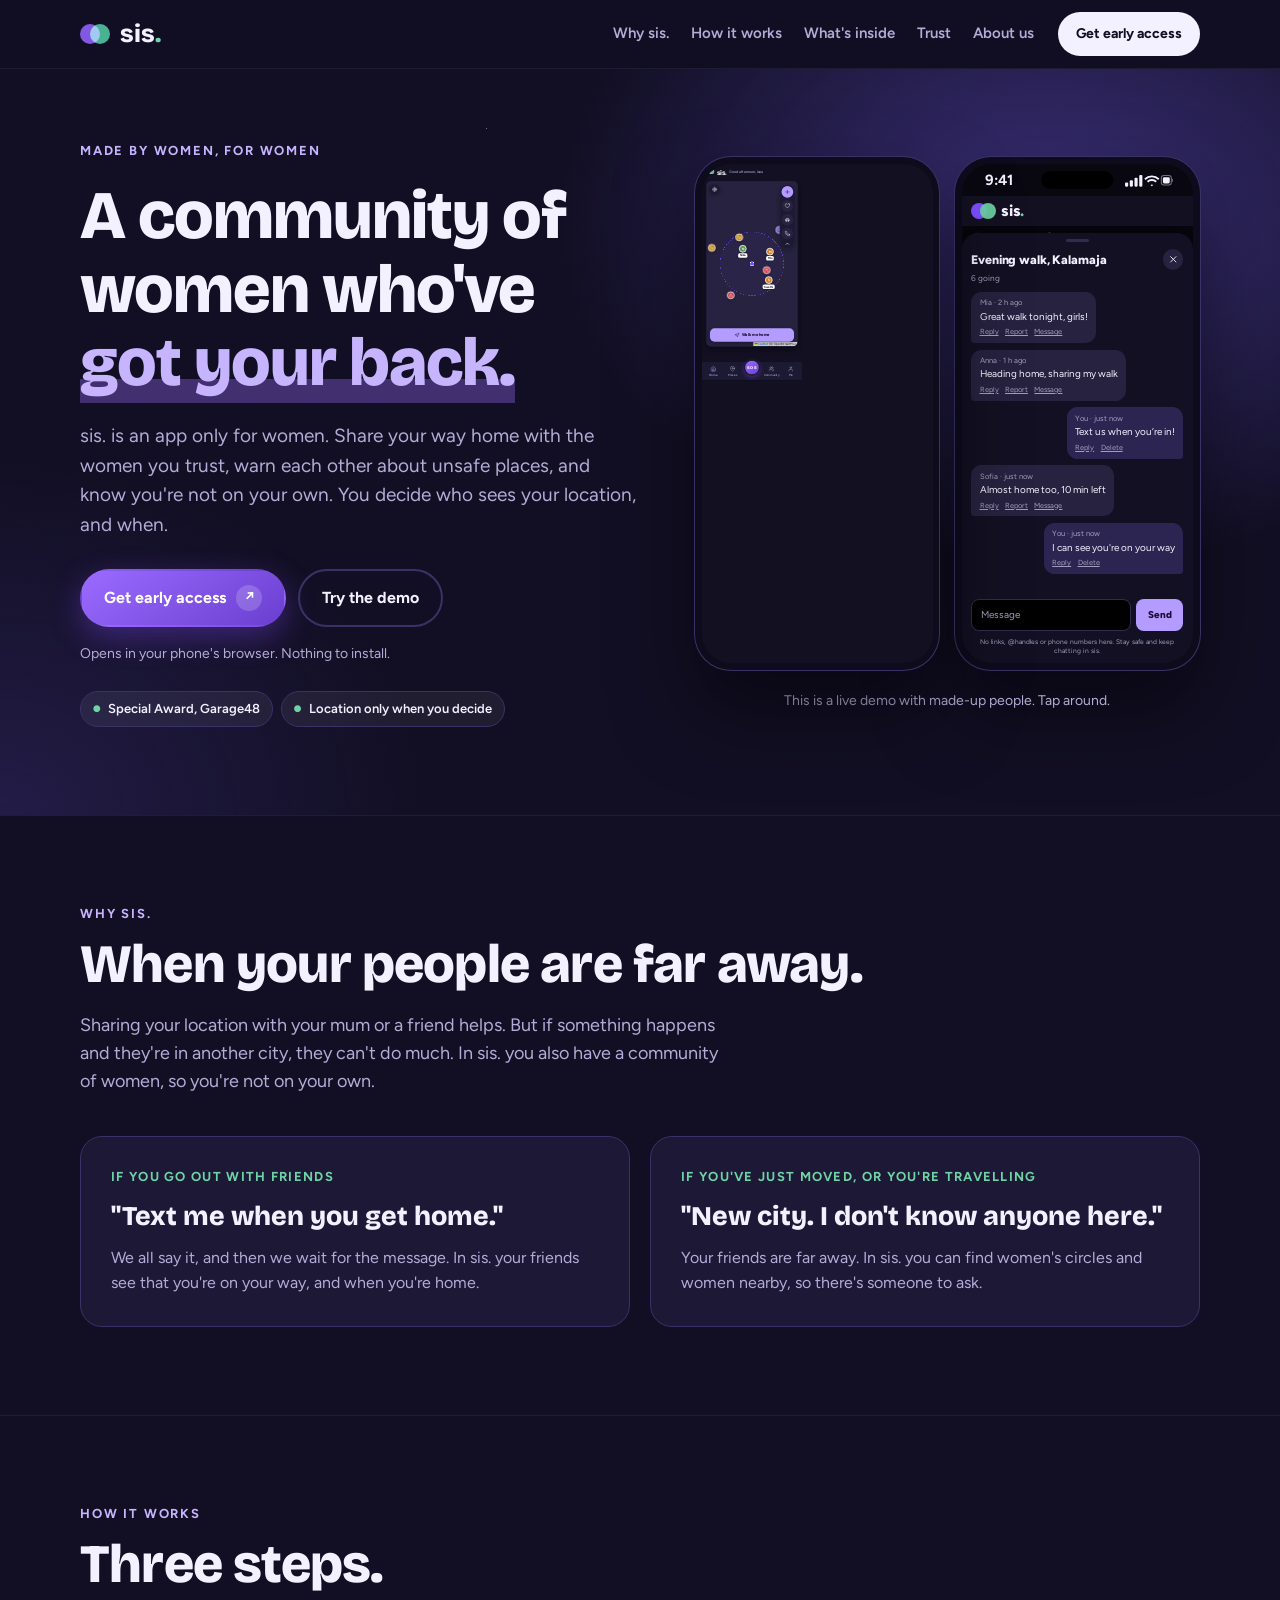
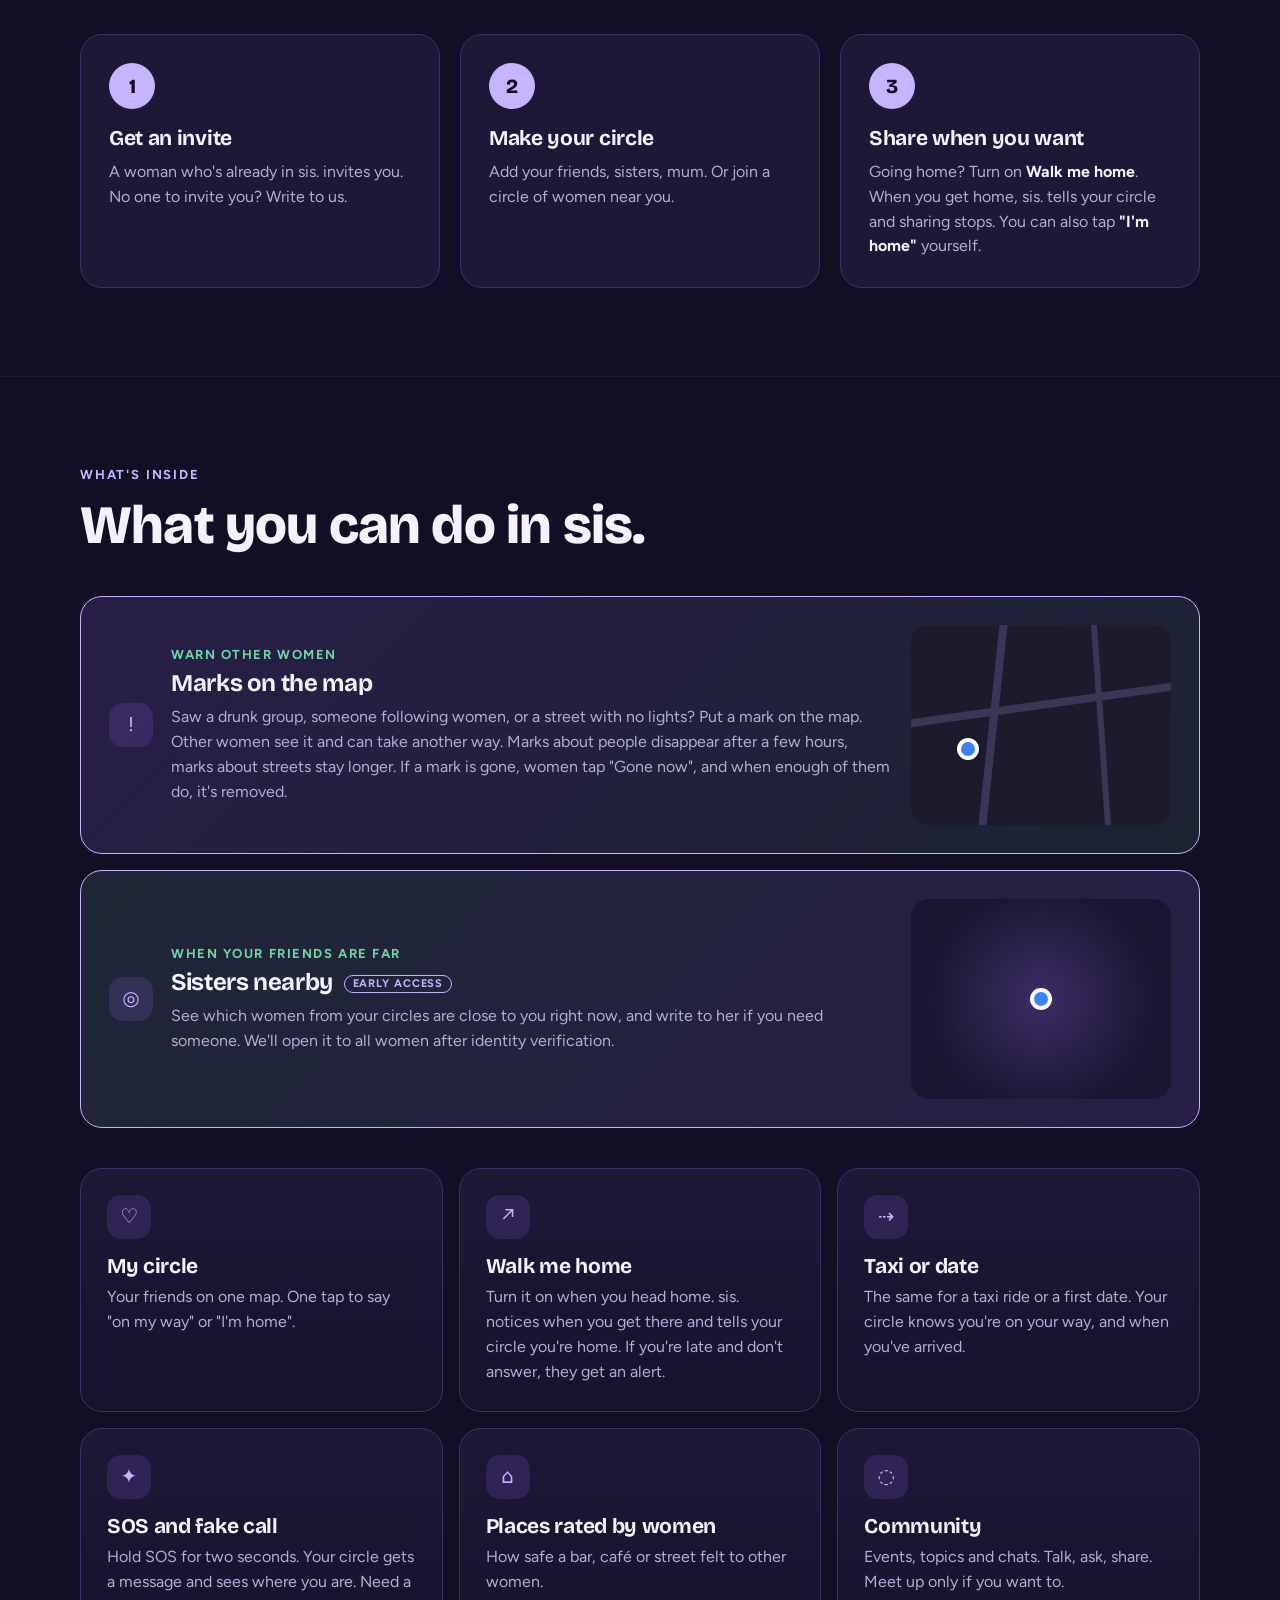
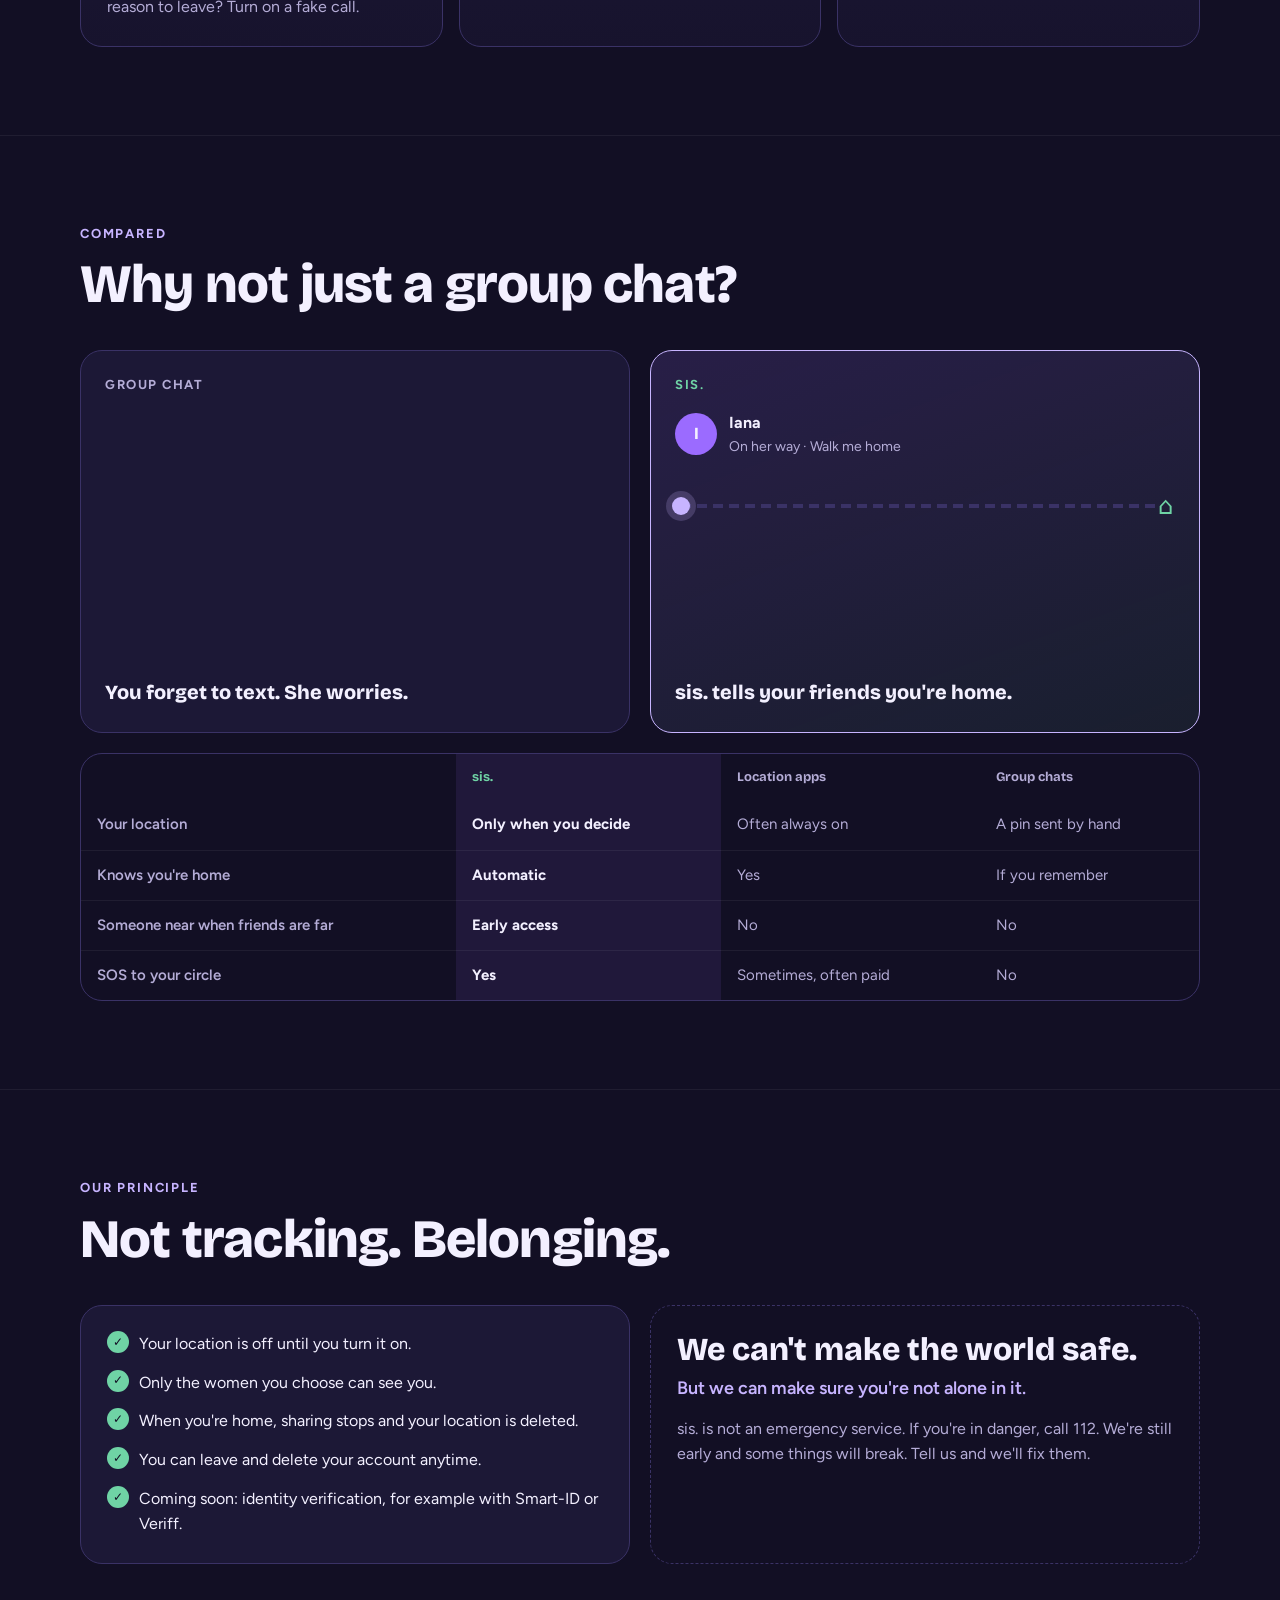
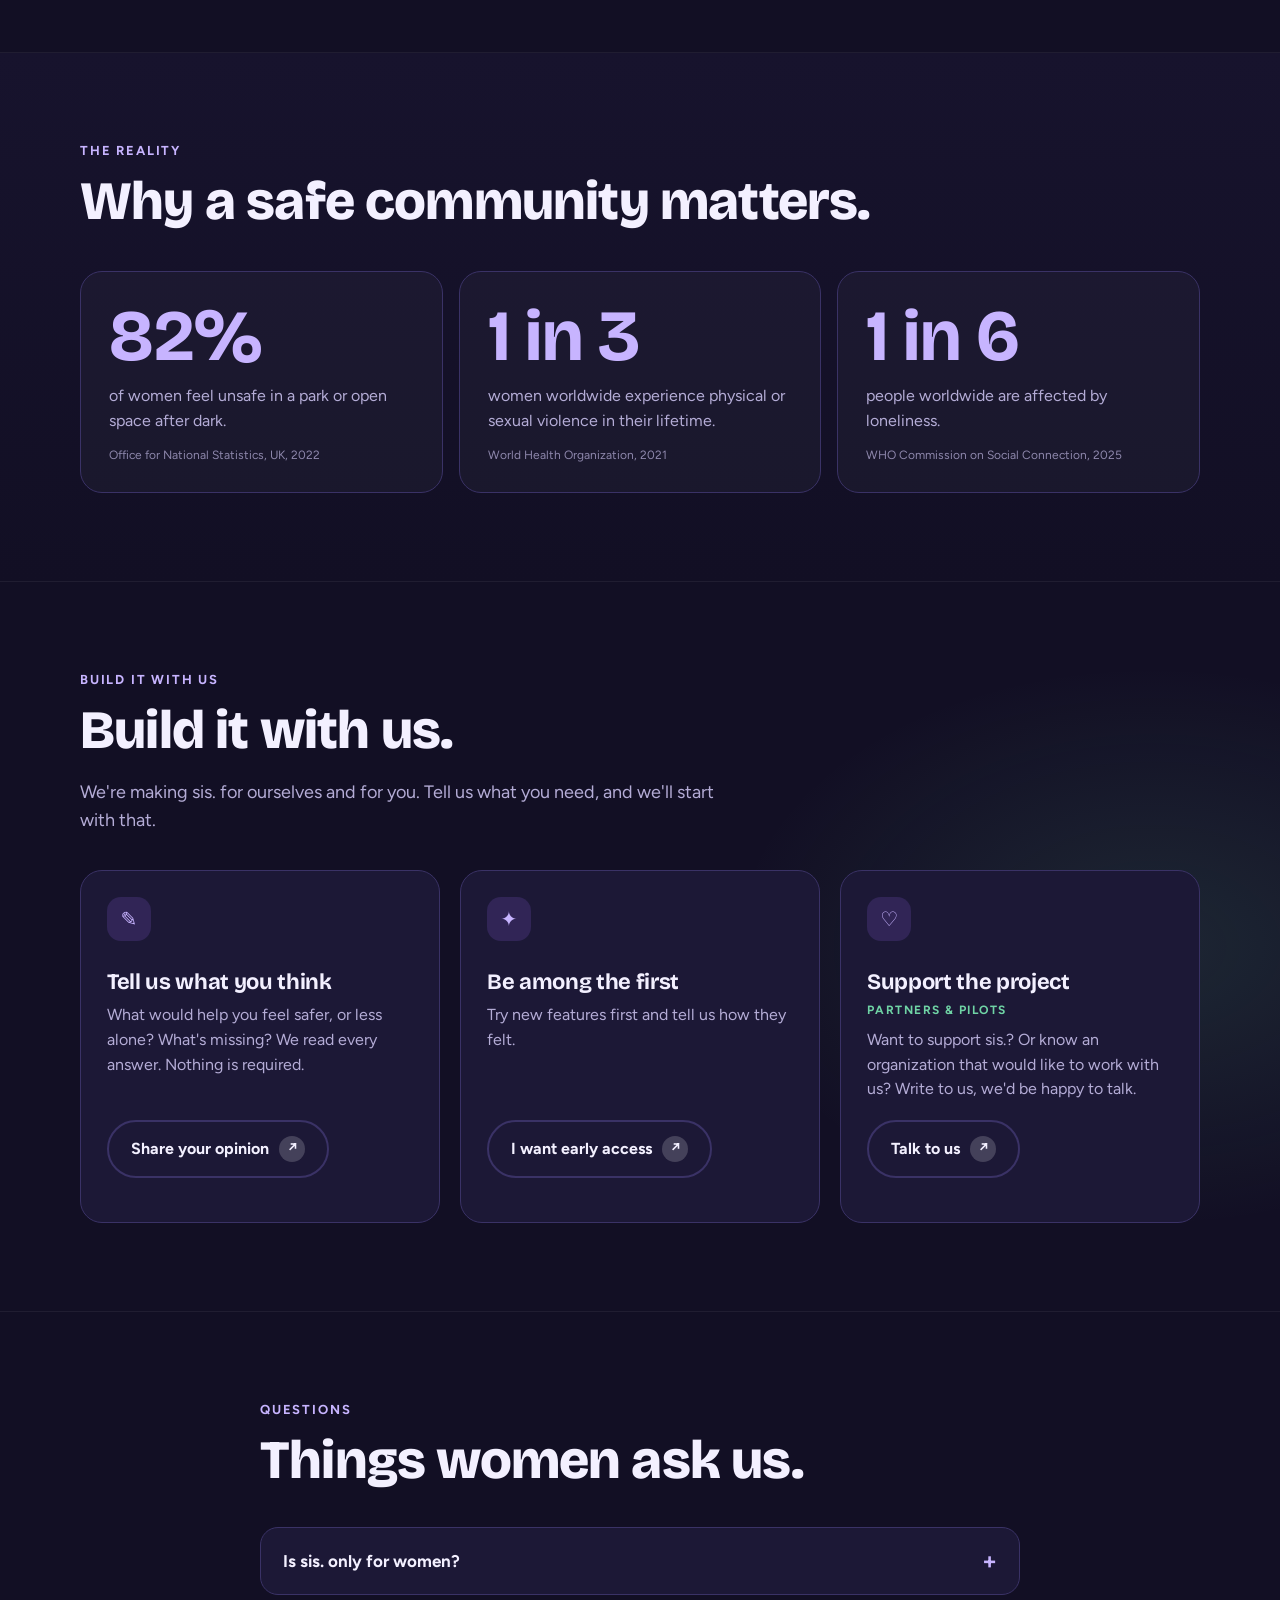
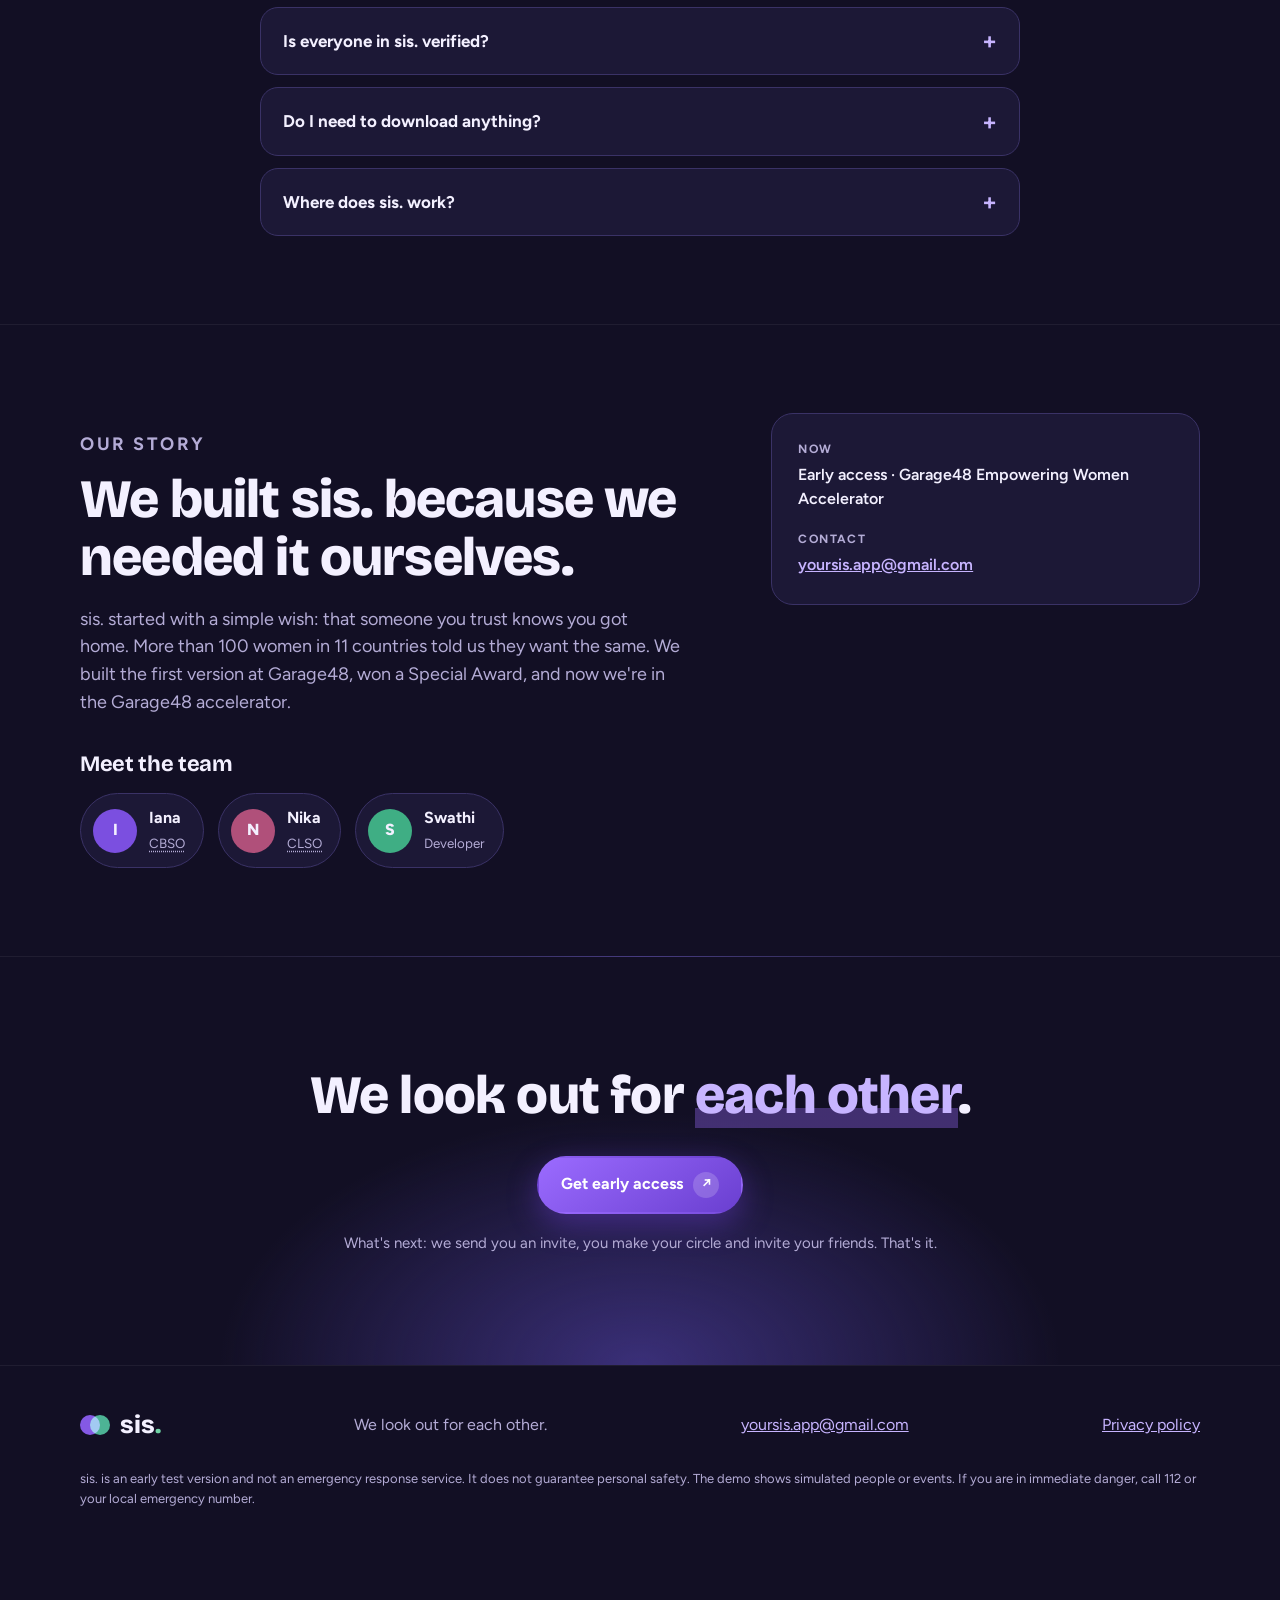
<file: index.html>
<!doctype html>
<html lang="en">
<head>
  <meta charset="utf-8">
  <meta name="viewport" content="width=device-width, initial-scale=1, viewport-fit=cover">
  <meta name="theme-color" content="#120f24">
  <meta name="description" content="sis. is an app only for women. Share your way home with the women you trust, warn each other about unsafe places, and know you're not on your own.">
  <meta property="og:type" content="website">
  <meta property="og:title" content="sis. — a community of women who've got your back">
  <meta property="og:description" content="An app only for women. We look out for each other. Special Award at Garage48 Empowering Women Hackathon.">
  <meta property="og:url" content="https://yoursis.app/">
  <title>sis. — a community of women who've got your back</title>
  <link rel="icon" type="image/svg+xml" href="./icon.svg">
  <link rel="preconnect" href="https://fonts.googleapis.com">
  <link rel="preconnect" href="https://fonts.gstatic.com" crossorigin>
  <link href="https://fonts.googleapis.com/css2?family=Bricolage+Grotesque:opsz,wght@12..96,500..800&family=Figtree:wght@400;500;600;700;800&display=swap" rel="stylesheet">
  <link rel="stylesheet" href="./landing.css">
</head>
<body>
  <a class="skip-link" href="#main">Skip to content</a>

  <header class="site-header">
    <div class="container header-inner">
      <a class="brand" href="./" aria-label="sis. home">
        <span class="brand-symbol" aria-hidden="true"><span></span><span></span></span>
        <span>sis<span class="brand-period">.</span></span>
      </a>
      <nav class="main-nav" aria-label="Main navigation">
        <a href="#why">Why sis.</a>
        <a href="#how">How it works</a>
        <a href="#features">What's inside</a>
        <a href="#trust">Trust</a>
        <a href="#about">About us</a>
      </nav>
      <a class="btn btn-small btn-light" href="mailto:yoursis.app@gmail.com?subject=Early%20access%20to%20sis.">Get early access</a>
    </div>
  </header>

  <main id="main">

    <!-- HERO -->
    <section class="hero" aria-labelledby="hero-title">
      <div class="stars" aria-hidden="true"></div>
      <div class="container hero-grid">
        <div class="hero-copy">
          <p class="kicker">Made by women, for women</p>
          <h1 id="hero-title">A community of women who've <span class="hl">got your back.</span></h1>
          <p class="lead">sis. is an app only for women. Share your way home with the women you trust, warn each other about unsafe places, and know you're not on your own. You decide who sees your location, and when.</p>
          <div class="hero-actions">
            <a class="btn btn-primary" href="mailto:yoursis.app@gmail.com?subject=Early%20access%20to%20sis.">Get early access <span class="btn-arrow" aria-hidden="true">↗</span></a>
            <a class="btn btn-ghost" href="./demo/">Try the demo</a>
          </div>
          <p class="hero-note">Opens in your phone's browser. Nothing to install.</p>
          <ul class="badges" aria-label="Highlights">
            <li>Special Award, Garage48</li>
            <li>Location only when you decide</li>
          </ul>
        </div>

        <div class="phones">
          <div class="mock-phone demo-phone"><div class="screen"><iframe src="./demo/?embed=1" title="sis. demo: tap around, everything in it is made up" loading="lazy" allow="" referrerpolicy="no-referrer"></iframe></div></div>
          <div class="mock-phone" role="img" aria-label="A sis. community chat where a friend lets everyone know she is home"><div class="screen live live-chat"><div class="sbar" aria-hidden="true"><span class="sb-time">9:41</span><span class="island"></span><span class="sb-ic"><svg viewBox="0 0 46 12" aria-hidden="true"><g fill="currentColor"><rect x="0" y="8" width="3" height="4" rx="1"/><rect x="4.5" y="6" width="3" height="6" rx="1"/><rect x="9" y="3.5" width="3" height="8.5" rx="1"/><rect x="13.5" y="1" width="3" height="11" rx="1"/><path d="M25.5 3.2a8.6 8.6 0 0 1 6 2.4l1.2-1.3a10.4 10.4 0 0 0-14.4 0l1.2 1.3a8.6 8.6 0 0 1 6-2.4Zm0 3.4a5 5 0 0 1 3.5 1.4l1.2-1.3a6.8 6.8 0 0 0-9.4 0l1.2 1.3a5 5 0 0 1 3.5-1.4Zm0 3.3a1.6 1.6 0 0 0-1.2.5l1.2 1.3 1.2-1.3a1.6 1.6 0 0 0-1.2-.5Z"/><rect x="34.5" y="1.5" width="9.5" height="9" rx="2.4" fill="none" stroke="currentColor" stroke-opacity=".45"/><rect x="36" y="3" width="6.5" height="6" rx="1.3"/><rect x="44.8" y="4.5" width="1.2" height="3" rx=".6" opacity=".45"/></g></svg></span></div><div class="lv-top"><span class="lv-brand"><span class="lv-logo"><i></i><i></i></span><b>sis<s>.</s></b></span></div><div class="lv-bg"><div class="lv-h1">Community</div><p class="lv-p">Talk, ask, share. Meet up only if you want to.</p><div class="lv-seg"><span class="on">Events</span><span>Topics</span><span>Chats</span></div><div class="lv-ev"><div class="db"><b>24</b><span>Nov</span></div><div class="lv-evb"><h5>Evening walk, Kalamaja</h5><p>18:00 &middot; Balti jaam</p><div class="lv-evf"><span>6 going</span><em><svg viewBox="0 0 24 24" fill="none" stroke="currentColor" stroke-width="2" stroke-linecap="round" stroke-linejoin="round" aria-hidden="true"><path d="M5 12.5l4.5 4.5L19 7.5"/></svg>I&rsquo;m in</em></div></div></div><i class="lv-fab"><svg viewBox="0 0 24 24" fill="none" stroke="currentColor" stroke-width="2" stroke-linecap="round" stroke-linejoin="round" aria-hidden="true"><path d="M12 5v14M5 12h14"/></svg></i></div><div class="lv-scrim"></div><div class="lv-note"><i><svg viewBox="0 0 24 24" fill="none" stroke="currentColor" stroke-width="2" stroke-linecap="round" stroke-linejoin="round" aria-hidden="true"><path d="M5 12.5l4.5 4.5L19 7.5"/></svg></i><span><small>sis. &middot; now</small><b>Anna is home safe</b></span></div><div class="lv-sheet"><i class="grab"></i><div class="lv-sh"><b>Evening walk, Kalamaja</b><i><svg viewBox="0 0 24 24" fill="none" stroke="currentColor" stroke-width="2" stroke-linecap="round" stroke-linejoin="round" aria-hidden="true"><path d="M6 6l12 12M18 6L6 18"/></svg></i></div><p class="lv-sub">6 going</p><div class="lv-chat"><div class="lv-b m1"><div class="who">Mia &middot; 2 h ago</div><p>Great walk tonight, girls!</p><div class="tn"><u>Reply</u><u>Report</u><u>Message</u></div></div><div class="lv-b m2"><div class="who">Anna &middot; 1 h ago</div><p>Heading home, sharing my walk</p><div class="tn"><u>Reply</u><u>Report</u><u>Message</u></div></div><div class="lv-b me m3"><div class="who">You &middot; just now</div><p>Text us when you&rsquo;re in!</p><div class="tn"><u>Reply</u><u>Delete</u></div></div><div class="lv-b m4"><div class="who">Sofia &middot; just now</div><p>Almost home too, 10 min left</p><div class="tn"><u>Reply</u><u>Report</u><u>Message</u></div></div><div class="lv-b me m5"><div class="who">You &middot; just now</div><p>I can see you're on your way</p><div class="tn"><u>Reply</u><u>Delete</u></div></div></div></div><div class="lv-input"><span>Message<em class="lv-d d1">Text us when you&rsquo;re in!</em><em class="lv-d d2">I can see you're on your way</em></span><b>Send</b></div><p class="lv-hint">No links, @handles or phone numbers here. Stay safe and keep chatting in sis.</p><div class="lv-kb" aria-hidden="true"><div class="r"><i>q</i><i>w</i><i>e</i><i>r</i><i>t</i><i>y</i><i>u</i><i>i</i><i>o</i><i>p</i></div><div class="r r2"><i>a</i><i>s</i><i>d</i><i>f</i><i>g</i><i>h</i><i>j</i><i>k</i><i>l</i></div><div class="r"><i class="w">&#8679;</i><i>z</i><i>x</i><i>c</i><i>v</i><i>b</i><i>n</i><i>m</i><i class="w">&#9003;</i></div><div class="r"><i class="w2">123</i><i class="sp">space</i><i class="w3">return</i></div></div></div></div>
          <p class="demo-note">This is a live demo with made-up people. Tap around.</p>
        </div>
      </div>
    </section>

    <!-- WHY: relevance + preference -->
    <section class="section" id="why" aria-labelledby="why-title">
      <div class="container">
        <p class="eyebrow">Why sis.</p>
        <h2 id="why-title" class="display">When your people are far away.</h2>
        <p class="section-lead">Sharing your location with your mum or a friend helps. But if something happens and they're in another city, they can't do much. In sis. you also have a community of women, so you're not on your own.</p>
        <div class="split">
          <article class="persona">
            <p class="persona-who">If you go out with friends</p>
            <p class="persona-quote">"Text me when you get home."</p>
            <p>We all say it, and then we wait for the message. In sis. your friends see that you're on your way, and when you're home.</p>
          </article>
          <article class="persona">
            <p class="persona-who">If you've just moved, or you're travelling</p>
            <p class="persona-quote">"New city. I don't know anyone here."</p>
            <p>Your friends are far away. In sis. you can find women's circles and women nearby, so there's someone to ask.</p>
          </article>
        </div>
      </div>
    </section>

    <!-- HOW -->
    <section class="section" id="how" aria-labelledby="how-title">
      <div class="container">
        <p class="eyebrow">How it works</p>
        <h2 id="how-title" class="display">Three steps.</h2>
        <ol class="steps">
          <li><span class="step-n">1</span><h3>Get an invite</h3><p>A woman who's already in sis. invites you. No one to invite you? Write to us.</p></li>
          <li><span class="step-n">2</span><h3>Make your circle</h3><p>Add your friends, sisters, mum. Or join a circle of women near you.</p></li>
          <li><span class="step-n">3</span><h3>Share when you want</h3><p>Going home? Turn on <b>Walk me home</b>. When you get home, sis. tells your circle and sharing stops. You can also tap <b>"I'm home"</b> yourself.</p></li>
        </ol>
      </div>
    </section>

    <!-- WHAT'S INSIDE -->
    <section class="section" id="features" aria-labelledby="features-title">
      <div class="container">
        <p class="eyebrow">What's inside</p>
        <h2 id="features-title" class="display">What you can do in sis.</h2>
        <article class="nearby hz-block">
          <span class="f-ic" aria-hidden="true">!</span>
          <div>
            <p class="nearby-when">Warn other women</p>
            <h3>Marks on the map</h3>
            <p>Saw a drunk group, someone following women, or a street with no lights? Put a mark on the map. Other women see it and can take another way. Marks about people disappear after a few hours, marks about streets stay longer. If a mark is gone, women tap "Gone now", and when enough of them do, it's removed.</p>
          </div>
          <div class="hzmap" aria-hidden="true">
            <span class="road r1"></span><span class="road r2"></span><span class="road r3"></span>
            <span class="me"></span>
            <span class="pin p1">!</span><span class="pin p2">◐</span><span class="pin p3">!</span>
            <p class="hz-card"><b>Drunk or aggressive group</b>Marked 20 min ago · disappears in 2 h<span><i>Still here</i><i>Gone now</i></span></p>
          </div>
        </article>
        <article class="nearby">
          <span class="f-ic" aria-hidden="true">◎</span>
          <div>
            <p class="nearby-when">When your friends are far</p>
            <h3>Sisters nearby <span class="tag">early access</span></h3>
            <p>See which women from your circles are close to you right now, and write to her if you need someone. We'll open it to all women after identity verification.</p>
          </div>
          <div class="radar" aria-hidden="true">
            <span class="ring"></span><span class="ring r2"></span>
            <span class="me"></span>
            <span class="sis s1">K</span><span class="sis s2">M</span><span class="sis s3">H</span>
            <p class="rb ask">Anyone around? I feel a bit uneasy.</p>
            <p class="rb ans"><b>Kadri · 89 m</b>I'm nearby. Write if you need me.</p>
          </div>
        </article>
        <div class="feature-grid six">
          <article class="feature"><span class="f-ic" aria-hidden="true">♡</span><h3>My circle</h3><p>Your friends on one map. One tap to say "on my way" or "I'm home".</p></article>
          <article class="feature"><span class="f-ic" aria-hidden="true">↗</span><h3>Walk me home</h3><p>Turn it on when you head home. sis. notices when you get there and tells your circle you're home. If you're late and don't answer, they get an alert.</p></article>
          <article class="feature"><span class="f-ic" aria-hidden="true">⇢</span><h3>Taxi or date</h3><p>The same for a taxi ride or a first date. Your circle knows you're on your way, and when you've arrived.</p></article>
          <article class="feature"><span class="f-ic" aria-hidden="true">✦</span><h3>SOS and fake call</h3><p>Hold SOS for two seconds. Your circle gets a message and sees where you are. Need a reason to leave? Turn on a fake call.</p></article>
          <article class="feature"><span class="f-ic" aria-hidden="true">⌂</span><h3>Places rated by women</h3><p>How safe a bar, café or street felt to other women.</p></article>
          <article class="feature"><span class="f-ic" aria-hidden="true">◌</span><h3>Community</h3><p>Events, topics and chats. Talk, ask, share. Meet up only if you want to.</p></article>
        </div>
      </div>
    </section>

    <!-- COMPARED: compact, animated -->
    <section class="section" id="compared" aria-labelledby="compared-title">
      <div class="container">
        <p class="eyebrow">Compared</p>
        <h2 id="compared-title" class="display">Why not just a group chat?</h2>
        <div class="vs">
          <div class="vs-card">
            <p class="vs-head">Group chat</p>
            <div class="chat" aria-label="A group chat: Text me when you get home. Then: Home? Then: Iana?? Still no answer.">
              <p class="bub b1"><span>Nika · 23:10</span>Text me when you get home!</p>
              <p class="bub b2"><span>Nika · 23:48</span>Home?</p>
              <p class="bub b3"><span>Nika · 00:15</span>Iana??</p>
              <p class="typing" aria-hidden="true"><i></i><i></i><i></i></p>
            </div>
            <p class="vs-foot">You forget to text. She worries.</p>
          </div>
          <div class="vs-card us">
            <p class="vs-head">sis.</p>
            <div class="walk" aria-label="sis.: Iana is on her way, then Iana is home, and sharing stops.">
              <div class="who"><span class="av">I</span><span><b>Iana</b><span class="st st-way">On her way · Walk me home</span><span class="st st-home">Home · 00:12</span></span></div>
              <div class="route" aria-hidden="true"><span class="dot"></span><span class="pin">⌂</span></div>
              <p class="done" aria-hidden="true">✓ Your circle knows. Sharing stopped.</p>
            </div>
            <p class="vs-foot">sis. tells your friends you're home.</p>
          </div>
        </div>
        <div class="table-wrap" role="region" aria-label="Comparison, scroll sideways" tabindex="0">
          <table class="compare">
            <thead><tr><th scope="col"></th><th scope="col" class="us">sis.</th><th scope="col">Location apps</th><th scope="col">Group chats</th></tr></thead>
            <tbody>
              <tr><th scope="row">Your location</th><td class="us" data-l="sis.">Only when you decide</td><td data-l="Location apps">Often always on</td><td data-l="Group chats">A pin sent by hand</td></tr>
              <tr><th scope="row">Knows you're home</th><td class="us" data-l="sis.">Automatic</td><td data-l="Location apps">Yes</td><td data-l="Group chats">If you remember</td></tr>
              <tr><th scope="row">Someone near when friends are far</th><td class="us" data-l="sis.">Early access</td><td data-l="Location apps">No</td><td data-l="Group chats">No</td></tr>
              <tr><th scope="row">SOS to your circle</th><td class="us" data-l="sis.">Yes</td><td data-l="Location apps">Sometimes, often paid</td><td data-l="Group chats">No</td></tr>
            </tbody>
          </table>
        </div>
      </div>
    </section>

    <!-- TRUST: comparison + principles + small imperfection -->
    <section class="section" id="trust" aria-labelledby="trust-title">
      <div class="container">
        <p class="eyebrow">Our principle</p>
        <h2 id="trust-title" class="display">Not tracking. Belonging.</h2>
        <div class="trust-grid">
          <ul class="checks">
            <li>Your location is off until you turn it on.</li>
            <li>Only the women you choose can see you.</li>
            <li>When you're home, sharing stops and your location is deleted.</li>
            <li>You can leave and delete your account anytime.</li>
            <li>Coming soon: identity verification, for example with Smart-ID or Veriff.</li>
          </ul>
          <div class="honest"><p class="honest-big">We can't make the world safe.</p><p class="honest-sub">But we can make sure you're not alone in it.</p><p>sis. is not an emergency service. If you're in danger, call 112. We're still early and some things will break. Tell us and we'll fix them.</p></div>
        </div>
      </div>
    </section>

    <!-- REALITY -->
    <section class="section numbers" id="numbers" aria-labelledby="numbers-title">
      <div class="container">
        <p class="eyebrow">The reality</p>
        <h2 id="numbers-title" class="display">Why a safe community matters.</h2>
        <div class="stat-row">
          <div class="stat"><b>82%</b><p>of women feel unsafe in a park or open space after dark.</p><cite>Office for National Statistics, UK, 2022</cite></div>
          <div class="stat"><b>1 in 3</b><p>women worldwide experience physical or sexual violence in their lifetime.</p><cite>World Health Organization, 2021</cite></div>
          <div class="stat"><b>1 in 6</b><p>people worldwide are affected by loneliness.</p><cite>WHO Commission on Social Connection, 2025</cite></div>
        </div>
      </div>
    </section>


    <!-- BUILD WITH US: feedback, testers, partners -->
    <section class="section venues" id="next" aria-labelledby="next-title">
      <div class="container">
        <p class="eyebrow">Build it with us</p>
        <h2 id="next-title" class="display">Build it with us.</h2>
        <p class="section-lead">We're making sis. for ourselves and for you. Tell us what you need, and we'll start with that.</p>
        <div class="help-grid">
          <article class="help"><span class="f-ic" aria-hidden="true">✎</span><h3>Tell us what you think</h3><p>What would help you feel safer, or less alone? What's missing? We read every answer. Nothing is required.</p><a class="btn btn-ghost" href="https://tally.so/r/4a7DrO" target="_blank" rel="noopener">Share your opinion <span class="btn-arrow" aria-hidden="true">↗</span></a></article>
          <article class="help"><span class="f-ic" aria-hidden="true">✦</span><h3>Be among the first</h3><p>Try new features first and tell us how they felt.</p><a class="btn btn-ghost" href="mailto:yoursis.app@gmail.com?subject=Early%20access%20to%20sis.">I want early access <span class="btn-arrow" aria-hidden="true">↗</span></a></article>
          <article class="help"><span class="f-ic" aria-hidden="true">♡</span><h3>Support the project</h3><p class="help-label">Partners &amp; pilots</p><p>Want to support sis.? Or know an organization that would like to work with us? Write to us, we'd be happy to talk.</p><a class="btn btn-ghost" href="mailto:yoursis.app@gmail.com?subject=Supporting%20sis.">Talk to us <span class="btn-arrow" aria-hidden="true">↗</span></a></article>
        </div>
      </div>
    </section>

    <!-- FAQ -->
    <section class="section" id="faq" aria-labelledby="faq-title">
      <div class="container narrow">
        <p class="eyebrow">Questions</p>
        <h2 id="faq-title" class="display">Things women ask us.</h2>
        <details><summary>Is sis. only for women?</summary><p>Yes. sis. is made by women, for women. You can join only with an invite from a woman who's already here. We're also working on a separate app for partners, male friends and relatives, so you can share your location with them when you need to.</p></details>
        <details><summary>Is everyone in sis. verified?</summary><p>Not yet. You can only join with an invite, and women invite women they know. Soon we'll add identity verification with Smart-ID or Veriff. Until then, share your location only with women you know.</p></details>
        <details><summary>Do I need to download anything?</summary><p>No. sis. opens in your phone's browser. To keep it on your home screen: on iPhone tap Share, then Add to Home Screen. On Android tap ⋮, then Install app.</p></details>
        <details><summary>Where does sis. work?</summary><p>Anywhere with a phone and the internet. Our first users are in different countries; we launch first in Estonia.</p></details>
      </div>
    </section>


    <!-- ABOUT -->
    <section class="section about" id="about" aria-labelledby="about-title">
      <div class="container about-grid">
        <div>
          <p class="eyebrow">Our story</p>
          <h2 id="about-title" class="display">We built sis. because we needed it ourselves.</h2>
          <p>sis. started with a simple wish: that someone you trust knows you got home. More than 100 women in 11 countries told us they want the same. We built the first version at Garage48, won a Special Award, and now we're in the Garage48 accelerator.</p>
          <h3 class="sub">Meet the team</h3>
          <!-- CONTENT TO ADD: team photos, roles and LinkedIn links. -->
          <ul class="team">
            <li><span class="team-av" aria-hidden="true">I</span><div><b>Iana</b><small><abbr class="tip" tabindex="0" title="Chief Big Sister Officer" data-tip="Chief Big Sister Officer">CBSO</abbr></small></div></li>
            <li><span class="team-av t3" aria-hidden="true">N</span><div><b>Nika</b><small><abbr class="tip" tabindex="0" title="Chief Lil Sister Officer" data-tip="Chief Lil Sister Officer">CLSO</abbr></small></div></li>
            <li><span class="team-av t2" aria-hidden="true">S</span><div><b>Swathi</b><small>Developer</small></div></li>
          </ul>
        </div>
        <dl class="facts">
          <div><dt>Now</dt><dd>Early access · Garage48 Empowering Women Accelerator</dd></div>
          <div><dt>Contact</dt><dd><a href="mailto:yoursis.app@gmail.com">yoursis.app@gmail.com</a></dd></div>
        </dl>
      </div>
    </section>

    <!-- FINAL CTA -->
    <section class="cta" aria-labelledby="cta-title">
      <div class="container">
        <h2 id="cta-title" class="display">We look out for <span class="hl">each other</span>.</h2>
        <a class="btn btn-primary" href="mailto:yoursis.app@gmail.com?subject=Early%20access%20to%20sis.">Get early access <span class="btn-arrow" aria-hidden="true">↗</span></a>
        <p class="next-step">What's next: we send you an invite, you make your circle and invite your friends. That's it.</p>
      </div>
    </section>
  </main>

  <footer class="site-footer">
    <div class="container footer-inner">
      <a class="brand" href="./" aria-label="sis. home">
        <span class="brand-symbol" aria-hidden="true"><span></span><span></span></span>
        <span>sis<span class="brand-period">.</span></span>
      </a>
      <p>We look out for each other.</p>
      <a href="mailto:yoursis.app@gmail.com">yoursis.app@gmail.com</a>
      <a href="./privacy/">Privacy policy</a>
    </div>
    <p class="container disclaimer">sis. is an early test version and not an emergency response service. It does not guarantee personal safety. The demo shows simulated people or events. If you are in immediate danger, call 112 or your local emergency number.</p>
  </footer>

  <a class="sticky-cta" href="mailto:yoursis.app@gmail.com?subject=Early%20access%20to%20sis.">Get early access <span class="btn-arrow" aria-hidden="true">↗</span></a>

  <dialog id="wl" class="wl" aria-labelledby="wl-t">
    <form method="dialog" class="wl-x"><button aria-label="Close">&times;</button></form>
    <form id="wl-form" class="wl-f" novalidate>
      <h2 id="wl-t">Get early access</h2>
      <p>Leave your email and we will write to you when your spot opens. No spam, ever.</p>
      <input id="wl-email" type="email" required placeholder="you@example.com" autocomplete="email" aria-label="Email address">
      <button class="btn btn-primary" type="submit">Join the waitlist</button>
      <p class="wl-msg" id="wl-msg" role="status" aria-live="polite"></p>
    </form>
  </dialog>
  <script id="waitlist-js">
  (function(){
    var URL_='https://qronnfjrlvhsomggmpmv.supabase.co', KEY='sb_publishable_HjN6tXUOx44lm_gGbN1MCw_7rHfXE-v';
    document.documentElement.className+=' js';
    var ph=document.querySelectorAll('.mock-phone');
    if('IntersectionObserver' in window){var io=new IntersectionObserver(function(es){es.forEach(function(e){if(e.isIntersecting){e.target.classList.add('go');io.unobserve(e.target);}});},{threshold:0.6});ph.forEach(function(p){io.observe(p);});}else{ph.forEach(function(p){p.classList.add('go');});}
    var d=document.getElementById('wl'); if(!d||!d.showModal) return;
    var f=document.getElementById('wl-form'), e=document.getElementById('wl-email'), m=document.getElementById('wl-msg');
    document.addEventListener('click',function(ev){
      var a=ev.target.closest&&ev.target.closest('a[href^="mailto:yoursis.app"]');
      if(a){ev.preventDefault();m.textContent='';d.showModal();e.focus();return;}
      if(ev.target===d) d.close();
    });
    f.addEventListener('submit',function(ev){
      ev.preventDefault();
      var v=e.value.trim();
      if(!/^[^@\s]+@[^@\s]+\.[^@\s]+$/.test(v)){m.textContent='Please enter a valid email.';return;}
      var b=f.querySelector('button[type=submit]'); b.disabled=true; m.textContent='';
      fetch(URL_+'/rest/v1/waitlist',{method:'POST',headers:{'Content-Type':'application/json',apikey:KEY,Prefer:'return=minimal'},body:JSON.stringify({email:v,source:'landing'})})
        .then(function(r){ if(r.ok||r.status===409){ e.value=''; m.textContent='Thank you! We will write to you soon.'; } else { m.textContent='Something went wrong. Please try again.'; } })
        .catch(function(){ m.textContent='No connection. Please try again.'; })
        .then(function(){ b.disabled=false; });
    });
  })();
  </script>
</body>
</html>
</file>
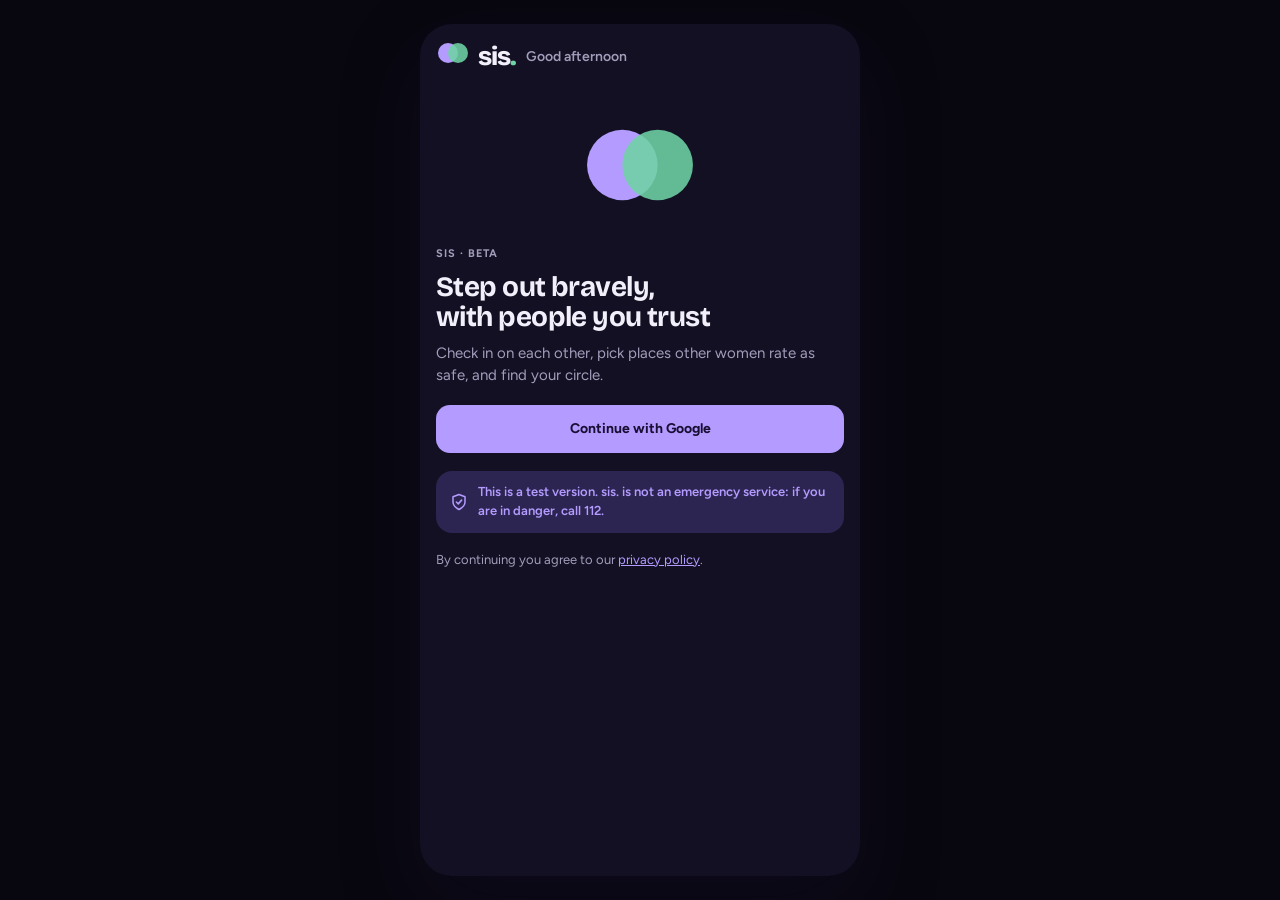
<file: app/index.html>
<!doctype html>
<html lang="en">
<head>
<meta charset="utf-8">
<meta name="viewport" content="width=device-width,initial-scale=1,viewport-fit=cover">
<title>sis.</title>
<meta name="description" content="Safety and sisterhood for women, day and night.">
<meta name="theme-color" content="#6A3FD0">
<link rel="manifest" href="manifest.webmanifest">
<link rel="icon" href="icon.svg" type="image/svg+xml">
<link rel="apple-touch-icon" href="apple-touch-icon.png">
<meta name="apple-mobile-web-app-capable" content="yes">
<meta name="apple-mobile-web-app-title" content="sis.">
<meta name="application-name" content="sis.">
<link rel="preconnect" href="https://fonts.googleapis.com">
<link rel="preconnect" href="https://fonts.gstatic.com" crossorigin>
<link rel="stylesheet" href="https://fonts.googleapis.com/css2?family=Bricolage+Grotesque:opsz,wght@12..96,500..800&family=Figtree:wght@400;500;600;700&display=swap">
<link rel="stylesheet" href="vendor/leaflet.css">
<link rel="stylesheet" href="style.css?v=9e7227f">
</head>
<body>
<div class="stage">
  <div class="phone" id="phone">
    <header class="top" id="top">
      <div class="brand" aria-label="Sis"><span id="logo"></span><span>sis<i>.</i></span></div>
      <span class="greet" id="greet"></span>
    </header>
    <main id="main"><div class="spinner" aria-label="Loading"></div></main>
    <nav class="tabs" id="tabs" hidden></nav>
    <div class="scrim" id="scrim" data-act="close"></div>
    <div class="sheet" id="sheet" role="dialog" aria-modal="true"></div>
    <div class="toast" id="toast" role="status" aria-live="polite"></div>
    <div id="callLayer"></div>
  </div>
</div>
<script src="config.js?v=9e7227f"></script>
<script src="vendor/leaflet.js"></script>
<script src="vendor/supabase.js"></script>
<script src="app.js?v=9e7227f"></script>
<script src="nearby.js?v=9e7227f"></script>
<script src="nearby-demo.js?v=9e7227f"></script>
</body>
</html>
</file>
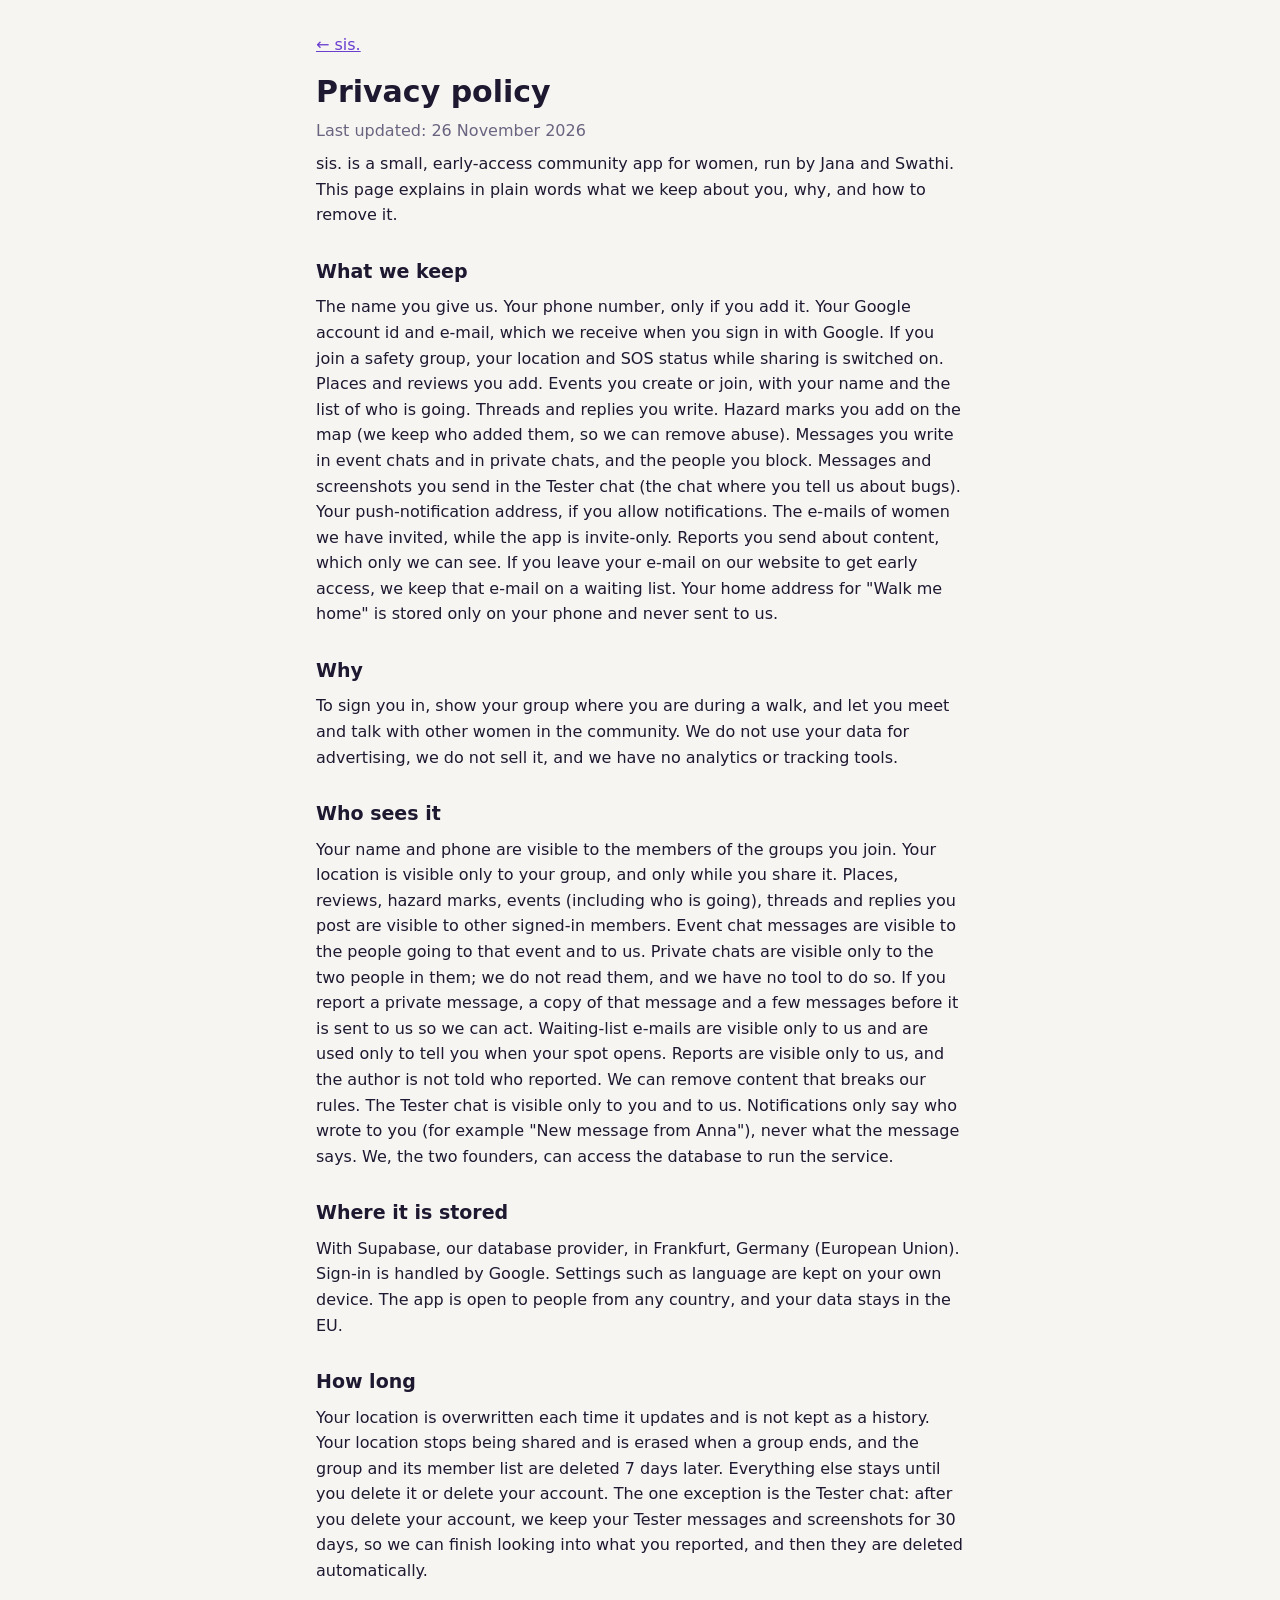
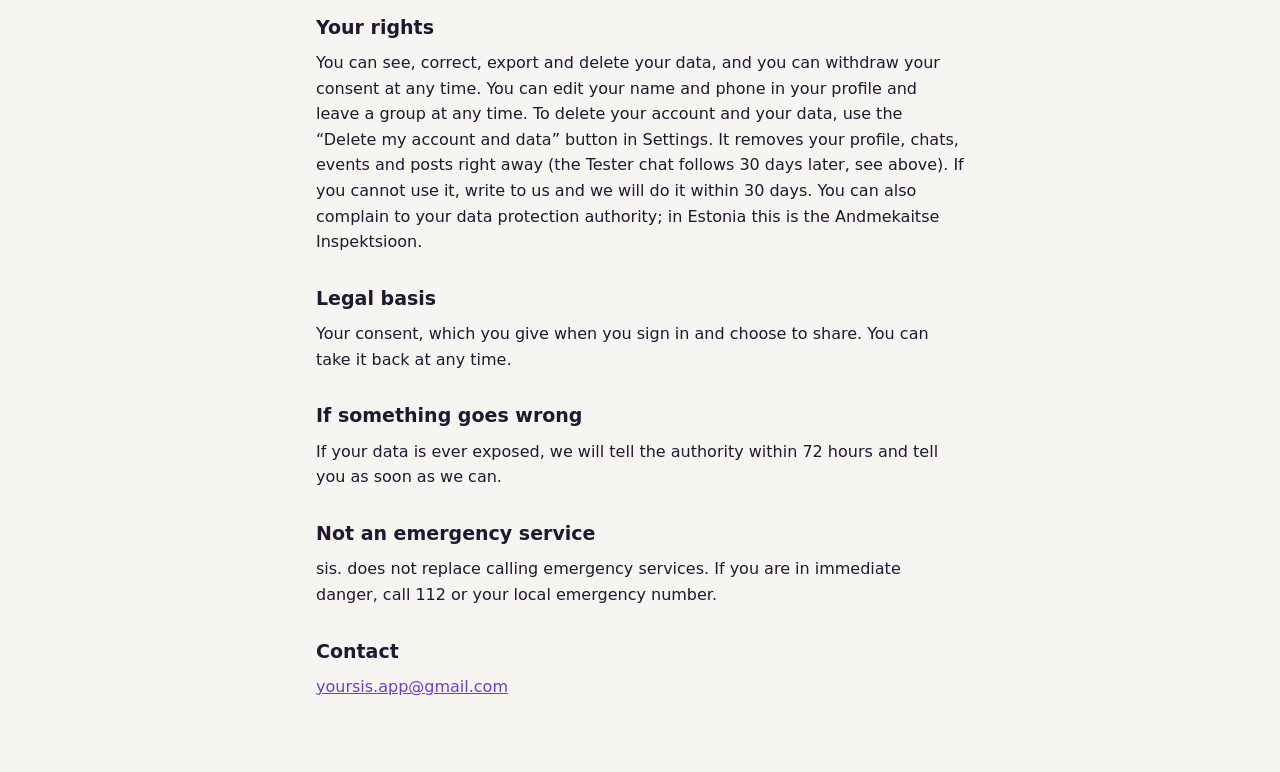
<file: privacy/index.html>
<!doctype html>
<html lang="en">
<head>
<meta charset="utf-8">
<meta name="viewport" content="width=device-width, initial-scale=1">
<title>Privacy policy | sis.</title>
<meta name="description" content="What sis. keeps about you, why, and how to remove it.">
<link rel="icon" href="../icon.svg" type="image/svg+xml">
<style>
:root{--bg:#F7F5F2;--ink:#1E1830;--muted:#6B6480;--accent:#6A3FD0;--line:#E3DEEA}
@media (prefers-color-scheme:dark){:root{--bg:#121022;--ink:#F2EFFA;--muted:#A39DBC;--accent:#B39BFF;--line:#312C4E}}
*{box-sizing:border-box}
body{margin:0;background:var(--bg);color:var(--ink);font:16px/1.6 system-ui,-apple-system,"Segoe UI",sans-serif}
main{max-width:680px;margin:0 auto;padding:32px 16px 64px}
h1{font-size:30px;line-height:1.2;margin:0 0 4px}
h2{font-size:19px;margin:28px 0 6px}
p{margin:8px 0}
.muted{color:var(--muted)}
a{color:var(--accent)}
.back{display:inline-block;margin-bottom:16px}
hr{border:0;border-top:1px solid var(--line);margin:28px 0}
</style>
</head>
<body>
<main>
<a class="back" href="../">&larr; sis.</a>
<h1>Privacy policy</h1>
<p class="muted">Last updated: 26 November 2026</p>
<p>sis. is a small, early-access community app for women, run by Jana and Swathi. This page explains in plain words what we keep about you, why, and how to remove it.</p>

<h2>What we keep</h2>
<p>The name you give us. Your phone number, only if you add it. Your Google account id and e-mail, which we receive when you sign in with Google. If you join a safety group, your location and SOS status while sharing is switched on. Places and reviews you add. Events you create or join, with your name and the list of who is going. Threads and replies you write. Hazard marks you add on the map (we keep who added them, so we can remove abuse). Messages you write in event chats and in private chats, and the people you block. Messages and screenshots you send in the Tester chat (the chat where you tell us about bugs). Your push-notification address, if you allow notifications. The e-mails of women we have invited, while the app is invite-only. Reports you send about content, which only we can see. If you leave your e-mail on our website to get early access, we keep that e-mail on a waiting list. Your home address for "Walk me home" is stored only on your phone and never sent to us.</p>

<h2>Why</h2>
<p>To sign you in, show your group where you are during a walk, and let you meet and talk with other women in the community. We do not use your data for advertising, we do not sell it, and we have no analytics or tracking tools.</p>

<h2>Who sees it</h2>
<p>Your name and phone are visible to the members of the groups you join. Your location is visible only to your group, and only while you share it. Places, reviews, hazard marks, events (including who is going), threads and replies you post are visible to other signed-in members. Event chat messages are visible to the people going to that event and to us. Private chats are visible only to the two people in them; we do not read them, and we have no tool to do so. If you report a private message, a copy of that message and a few messages before it is sent to us so we can act. Waiting-list e-mails are visible only to us and are used only to tell you when your spot opens. Reports are visible only to us, and the author is not told who reported. We can remove content that breaks our rules. The Tester chat is visible only to you and to us. Notifications only say who wrote to you (for example "New message from Anna"), never what the message says. We, the two founders, can access the database to run the service.</p>

<h2>Where it is stored</h2>
<p>With Supabase, our database provider, in Frankfurt, Germany (European Union). Sign-in is handled by Google. Settings such as language are kept on your own device. The app is open to people from any country, and your data stays in the EU.</p>

<h2>How long</h2>
<p>Your location is overwritten each time it updates and is not kept as a history. Your location stops being shared and is erased when a group ends, and the group and its member list are deleted 7 days later. Everything else stays until you delete it or delete your account. The one exception is the Tester chat: after you delete your account, we keep your Tester messages and screenshots for 30 days, so we can finish looking into what you reported, and then they are deleted automatically.</p>

<h2>Your rights</h2>
<p>You can see, correct, export and delete your data, and you can withdraw your consent at any time. You can edit your name and phone in your profile and leave a group at any time. To delete your account and your data, use the &ldquo;Delete my account and data&rdquo; button in Settings. It removes your profile, chats, events and posts right away (the Tester chat follows 30 days later, see above). If you cannot use it, write to us and we will do it within 30 days. You can also complain to your data protection authority; in Estonia this is the Andmekaitse Inspektsioon.</p>

<h2>Legal basis</h2>
<p>Your consent, which you give when you sign in and choose to share. You can take it back at any time.</p>

<h2>If something goes wrong</h2>
<p>If your data is ever exposed, we will tell the authority within 72 hours and tell you as soon as we can.</p>

<h2>Not an emergency service</h2>
<p>sis. does not replace calling emergency services. If you are in immediate danger, call 112 or your local emergency number.</p>

<h2>Contact</h2>
<p><a href="mailto:yoursis.app@gmail.com">yoursis.app@gmail.com</a></p>
</main>
</body>
</html>
</file>
<file: landing.css>
:root {
  --night: #120f24;
  --night-2: #1c1836;
  --night-3: #2a2450;
  --line: #3a3266;
  --ink: #f3f0ff;
  --muted: #b4acd6;
  --accent: #6a3fd0;
  --accent-2: #9b6bff;
  --lilac: #c7b4ff;
  --mint: #6fd3a5;
  --radius: 22px;
  --display: "Bricolage Grotesque", system-ui, sans-serif;
  --body: "Figtree", system-ui, sans-serif;
}

* { box-sizing: border-box; }
html { scroll-behavior: smooth; }
body { margin: 0; font-family: var(--body); color: var(--ink); background: var(--night); line-height: 1.55; -webkit-font-smoothing: antialiased; }
img, svg { max-width: 100%; }
a { color: var(--lilac); }
h1, h2, h3 { font-family: var(--display); line-height: 1.08; margin: 0; letter-spacing: -0.015em; }
p { margin: 0; }

.container { width: min(1120px, 100% - 40px); margin-inline: auto; }
.narrow { width: min(760px, 100% - 40px); }
.skip-link { position: absolute; left: -9999px; top: 8px; background: var(--ink); color: var(--night); padding: 10px 14px; border-radius: 10px; z-index: 50; }
.skip-link:focus { left: 12px; }
:focus-visible { outline: 3px solid var(--mint); outline-offset: 3px; border-radius: 6px; }

/* ---------- header ---------- */
.site-header { position: sticky; top: 0; z-index: 20; background: rgba(18, 15, 36, .82); backdrop-filter: blur(14px); -webkit-backdrop-filter: blur(14px); border-bottom: 1px solid rgba(255,255,255,.06); }
.header-inner { display: flex; align-items: center; gap: 24px; height: 68px; }
.brand { display: inline-flex; align-items: center; gap: 10px; font-family: var(--display); font-weight: 800; font-size: 25px; color: var(--ink); text-decoration: none; }
.brand-symbol { position: relative; width: 30px; height: 20px; }
.brand-symbol span { position: absolute; top: 0; width: 20px; height: 20px; border-radius: 50%; mix-blend-mode: screen; }
.brand-symbol span:first-child { left: 0; background: #7b4fe0; }
.brand-symbol span:last-child { left: 10px; background: #3fae84; }
.brand-period { color: var(--mint); }
.main-nav { display: flex; gap: 22px; margin-left: auto; }
.main-nav a { color: var(--muted); text-decoration: none; font-weight: 600; font-size: 15px; }
.main-nav a:hover { color: var(--ink); }

/* ---------- buttons ---------- */
.btn { display: inline-flex; align-items: center; gap: 10px; padding: 14px 22px; border-radius: 999px; font-weight: 700; font-size: 16px; text-decoration: none; border: 2px solid transparent; transition: transform .15s ease, background .15s ease; }
.btn:hover { transform: translateY(-1px); }
.btn-primary { color: #fff; background: linear-gradient(145deg, var(--accent-2), var(--accent)); box-shadow: 0 10px 30px rgba(106, 63, 208, .45); }
.btn-ghost { color: var(--ink); border-color: var(--line); }
.btn-ghost:hover { border-color: var(--lilac); }
.btn-light { color: var(--night); background: var(--ink); }
.btn-small { padding: 9px 16px; font-size: 14px; }
.btn-arrow { display: inline-grid; place-items: center; width: 26px; height: 26px; border-radius: 50%; background: rgba(255,255,255,.18); font-size: 14px; }

/* ---------- hero ---------- */
.hero { position: relative; overflow: hidden; padding: 72px 0 88px; background:
  radial-gradient(700px 500px at 82% 20%, #3a2f78 0%, rgba(58,47,120,0) 70%),
  radial-gradient(600px 500px at 0% 100%, #231c47 0%, rgba(35,28,71,0) 70%), var(--night); }
.stars { position: absolute; inset: 0; background-image:
  radial-gradient(1.5px 1.5px at 12% 18%, #fff8 50%, transparent 51%),
  radial-gradient(1.5px 1.5px at 38% 8%, #fff6 50%, transparent 51%),
  radial-gradient(1px 1px at 62% 28%, #fff7 50%, transparent 51%),
  radial-gradient(1.5px 1.5px at 88% 12%, #fff5 50%, transparent 51%),
  radial-gradient(1px 1px at 72% 66%, #fff4 50%, transparent 51%),
  radial-gradient(1px 1px at 22% 72%, #fff4 50%, transparent 51%); }
.hero-grid { position: relative; display: grid; grid-template-columns: 1.35fr .65fr; gap: 56px; align-items: center; }
.kicker, .eyebrow { font-weight: 700; font-size: 13px; letter-spacing: .14em; text-transform: uppercase; color: var(--lilac); }
.hero h1 { margin-top: 18px; font-size: clamp(42px, 6vw, 74px); font-weight: 800; }
.hl { color: var(--lilac); background: linear-gradient(transparent 70%, rgba(155,107,255,.35) 70%); }
.lead { margin-top: 22px; max-width: 560px; font-size: 19px; color: var(--muted); }
.hero-actions { display: flex; flex-wrap: wrap; gap: 12px; margin-top: 30px; }
.hero-note { margin-top: 16px; font-size: 14px; color: var(--muted); }
.badges { display: flex; flex-wrap: wrap; gap: 8px; margin: 26px 0 0; padding: 0; list-style: none; }
.badges li { font-size: 13px; font-weight: 600; padding: 7px 12px; border-radius: 999px; background: rgba(255,255,255,.06); border: 1px solid var(--line); }
.badges li::before { content: "●"; color: var(--mint); margin-right: 7px; font-size: 9px; vertical-align: 2px; }

/* ---------- sections ---------- */
.section { padding: 88px 0; border-top: 1px solid rgba(255,255,255,.06); }
.display { margin-top: 12px; font-size: clamp(32px, 4.4vw, 54px); font-weight: 800; max-width: 820px; }
.section-lead { margin-top: 18px; max-width: 640px; font-size: 18px; color: var(--muted); }
.note-line { margin-top: 26px; color: var(--muted); }
h3 { font-size: 21px; }

.split { display: grid; grid-template-columns: 1fr 1fr; gap: 20px; margin-top: 40px; }
.persona { padding: 30px; border-radius: var(--radius); background: var(--night-2); border: 1px solid var(--line); }
.persona-who { font-size: 13px; font-weight: 700; letter-spacing: .1em; text-transform: uppercase; color: var(--mint); }
.persona-quote { margin: 14px 0; font-family: var(--display); font-size: 27px; font-weight: 800; line-height: 1.15; }
.persona p:last-child { color: var(--muted); }

.steps { display: grid; grid-template-columns: repeat(3, 1fr); gap: 20px; margin: 40px 0 0; padding: 0; list-style: none; counter-reset: none; }
.steps li { position: relative; padding: 28px; border-radius: var(--radius); background: var(--night-2); border: 1px solid var(--line); }
.step-n { display: grid; place-items: center; width: 46px; height: 46px; margin-bottom: 18px; border-radius: 50%; font-family: var(--display); font-weight: 800; font-size: 20px; color: var(--night); background: var(--lilac); }
.steps p { margin-top: 10px; color: var(--muted); }
.steps b { color: var(--ink); }

.feature-grid { display: grid; grid-template-columns: repeat(3, 1fr); gap: 16px; margin-top: 40px; }
.feature { padding: 26px; border-radius: var(--radius); background: linear-gradient(180deg, var(--night-2), #17132d); border: 1px solid var(--line); }
.f-ic { display: grid; place-items: center; width: 44px; height: 44px; margin-bottom: 16px; border-radius: 14px; background: rgba(155,107,255,.16); color: var(--lilac); font-size: 20px; }
.feature p { margin-top: 8px; color: var(--muted); }

.install { display: grid; grid-template-columns: 1fr 1fr; gap: 16px; margin: 32px 0 28px; }
.install article { padding: 24px; border-radius: var(--radius); background: var(--night-2); border: 1px solid var(--line); }
.install p { margin-top: 8px; color: var(--muted); }
.install b { color: var(--ink); }

.numbers { background: linear-gradient(180deg, #17132d, var(--night)); }
.stat-row { display: grid; grid-template-columns: repeat(3, 1fr); gap: 16px; margin-top: 40px; }
.stat { padding: 28px; border-radius: var(--radius); border: 1px solid var(--line); background: rgba(255,255,255,.03); }
.stat b { display: block; font-family: var(--display); font-size: clamp(48px, 6vw, 72px); line-height: 1; color: var(--lilac); }
.stat p { margin-top: 12px; color: var(--muted); }
.source { margin-top: 20px; font-size: 13px; color: var(--muted); }

.table-wrap { margin-top: 36px; overflow-x: auto; border-radius: var(--radius); border: 1px solid var(--line); }
.compare { width: 100%; min-width: 640px; border-collapse: collapse; font-size: 15px; }
.compare th, .compare td { padding: 16px 18px; text-align: left; border-bottom: 1px solid rgba(255,255,255,.06); vertical-align: top; }
.compare thead th { font-family: var(--display); font-size: 16px; color: var(--muted); }
.compare tbody th { color: var(--muted); font-weight: 600; }
.compare .us { background: rgba(155,107,255,.1); color: var(--ink); font-weight: 700; }
.compare thead .us { color: var(--lilac); }
.compare tr:last-child th, .compare tr:last-child td { border-bottom: 0; }

.venues { background: radial-gradient(600px 400px at 90% 50%, rgba(111,211,165,.12), transparent 70%), var(--night); }
.venues-grid { display: grid; grid-template-columns: 1.1fr .9fr; gap: 48px; align-items: center; }
.venues .btn { margin-top: 28px; }
.checks { margin: 0; padding: 26px; list-style: none; display: grid; gap: 14px; border-radius: var(--radius); background: var(--night-2); border: 1px solid var(--line); }
.checks li { position: relative; padding-left: 32px; }
.checks li::before { content: "✓"; position: absolute; left: 0; top: -1px; display: grid; place-items: center; width: 22px; height: 22px; border-radius: 50%; font-size: 12px; font-weight: 800; color: var(--night); background: var(--mint); }

details { margin-top: 12px; border-radius: 18px; background: var(--night-2); border: 1px solid var(--line); }
details:first-of-type { margin-top: 36px; }
summary { cursor: pointer; list-style: none; padding: 20px 56px 20px 22px; position: relative; font-weight: 700; font-size: 17px; }
summary::-webkit-details-marker { display: none; }
summary::after { content: "+"; position: absolute; right: 22px; top: 50%; transform: translateY(-50%); font-size: 24px; color: var(--lilac); }
details[open] summary::after { content: "–"; }
details p { padding: 0 22px 20px; color: var(--muted); }

.timeline { position: relative; margin: 40px 0 0; padding: 0 0 0 30px; list-style: none; display: grid; gap: 30px; }
.timeline::before { content: ""; position: absolute; left: 7px; top: 6px; bottom: 6px; width: 2px; background: var(--line); }
.timeline li { position: relative; }
.timeline li::before { content: ""; position: absolute; left: -30px; top: 4px; width: 16px; height: 16px; border-radius: 50%; background: var(--accent-2); box-shadow: 0 0 0 5px rgba(155,107,255,.18); }
.timeline li.future::before { background: var(--night); border: 2px dashed var(--lilac); box-shadow: none; }
.when { font-size: 13px; font-weight: 700; letter-spacing: .1em; text-transform: uppercase; color: var(--mint); }
.timeline h3 { margin-top: 6px; }
.timeline p { margin-top: 6px; max-width: 640px; color: var(--muted); }

.about-grid { display: grid; grid-template-columns: 1.2fr .8fr; gap: 48px; align-items: start; }
.about-grid > div > p { margin-top: 18px; max-width: 600px; color: var(--muted); font-size: 18px; }
.sub { margin-top: 36px; font-size: 22px; }
.team { display: flex; flex-wrap: wrap; gap: 14px; margin: 16px 0 0; padding: 0; list-style: none; }
.team li { display: flex; align-items: center; gap: 12px; padding: 12px 18px 12px 12px; border-radius: 999px; background: var(--night-2); border: 1px solid var(--line); }
.team b { display: block; } .team small { color: var(--muted); }
.team-av { display: grid; place-items: center; width: 44px; height: 44px; border-radius: 50%; font-weight: 800; background: #7b4fe0; }
.team-av.t2 { background: #3fae84; }
.facts { margin: 0; padding: 26px; display: grid; gap: 18px; border-radius: var(--radius); background: var(--night-2); border: 1px solid var(--line); }
.facts dt { font-size: 12px; font-weight: 700; letter-spacing: .12em; text-transform: uppercase; color: var(--muted); }
.facts dd { margin: 4px 0 0; font-weight: 600; }

.cta { padding: 110px 0; text-align: center; border-top: 1px solid rgba(255,255,255,.06); background: radial-gradient(600px 360px at 50% 100%, #3a2f78, transparent 70%), var(--night); }
.cta .display { margin: 0 auto 30px; }

.site-footer { padding: 40px 0 110px; border-top: 1px solid rgba(255,255,255,.06); color: var(--muted); }
.footer-inner { display: flex; flex-wrap: wrap; align-items: center; justify-content: space-between; gap: 16px; }
.disclaimer { margin-top: 24px; font-size: 13px; }

.sticky-cta { display: none; }

/* ---------- responsive ---------- */
@media (max-width: 900px) {
  .main-nav { display: none; }
  .header-inner .btn-small { margin-left: auto; }
  .hero-grid, .venues-grid, .about-grid { grid-template-columns: 1fr; gap: 44px; }
  .feature-grid { grid-template-columns: 1fr 1fr; }
  .steps, .stat-row { grid-template-columns: 1fr; }
}
@media (max-width: 520px) {
  .container, .narrow { width: calc(100% - 32px); }
  .hero { padding: 44px 0 64px; }
  .lead { font-size: 17px; }
  .section { padding: 64px 0; }
  .split, .feature-grid, .install { grid-template-columns: 1fr; }
  .persona, .steps li, .feature, .stat { padding: 22px; }
  .persona-quote { font-size: 23px; }
  .hero-actions .btn { flex: 1 1 auto; justify-content: center; }
  .sticky-cta { position: fixed; left: 16px; right: 16px; bottom: max(16px, env(safe-area-inset-bottom)); z-index: 30; display: flex; align-items: center; justify-content: space-between; padding: 14px 14px 14px 22px; border-radius: 999px; font-weight: 800; color: #fff; text-decoration: none; background: linear-gradient(145deg, var(--accent-2), var(--accent)); box-shadow: 0 12px 32px rgba(0,0,0,.5); }
}
@media (prefers-reduced-motion: reduce) {
  html { scroll-behavior: auto; }
  .btn { transition: none; }
  .btn:hover { transform: none; }
}

/* ---------- community version additions ---------- */
.hero h1 { font-size: clamp(42px, 5.4vw, 68px); }
.phones { display: flex; gap: 18px; align-items: flex-start; justify-self: end; }
.mock-phone { width: 210px; padding: 7px; border-radius: 36px; background: #0d0b1c; box-shadow: 0 0 0 1px var(--line), 0 40px 80px rgba(0,0,0,.5); }
.mock-phone + .mock-phone { margin-top: 56px; }
.mock-phone .screen { aspect-ratio: 390 / 844; border-radius: 29px; background-size: cover; background-position: top center; }
.group-title { margin-top: 44px; font-size: 19px; color: var(--muted); font-family: var(--body); font-weight: 700; letter-spacing: 0; }
.group-title .sun { color: var(--mint); } .group-title .moon { color: var(--lilac); }
.group-title + .feature-grid { margin-top: 16px; }
.feature-grid:has(> :nth-child(4)) { grid-template-columns: repeat(4, 1fr); }
.tag { display: inline-block; margin-left: 6px; padding: 2px 8px; border-radius: 99px; font-family: var(--body); font-size: 11px; font-weight: 700; letter-spacing: .08em; text-transform: uppercase; color: var(--lilac); border: 1px solid var(--lilac); vertical-align: 3px; }
.trust-grid { display: grid; grid-template-columns: 1fr 1fr; gap: 20px; margin-top: 20px; align-items: stretch; }
.honest { padding: 26px; border-radius: var(--radius); border: 1px dashed var(--line); color: var(--muted); }
.honest b { color: var(--ink); }
.stat cite { display: block; margin-top: 12px; font-size: 12px; font-style: normal; color: var(--muted); opacity: .75; }
.next-step { margin-top: 18px; color: var(--muted); font-size: 15px; }
@media (max-width: 900px) {
  .phones { justify-self: center; }
  .feature-grid:has(> :nth-child(4)) { grid-template-columns: 1fr 1fr; }
  .trust-grid { grid-template-columns: 1fr; }
}
@media (max-width: 520px) {
  .phones { gap: 12px; }
  .mock-phone { width: 46%; max-width: 165px; padding: 5px; border-radius: 28px; }
  .mock-phone .screen { border-radius: 23px; }
  .mock-phone + .mock-phone { margin-top: 36px; }
  .feature-grid:has(> :nth-child(4)) { grid-template-columns: 1fr; }
}

#trust .trust-grid { margin-top: 36px; }

.nearby { display: grid; grid-template-columns: 44px 1fr; gap: 18px; align-items: start; margin-top: 40px; padding: 28px; border-radius: var(--radius); border: 1px solid var(--lilac); background: linear-gradient(135deg, rgba(111,211,165,.12), rgba(155,107,255,.16)); }
.nearby .f-ic { margin: 0; }
.nearby-when { font-size: 13px; font-weight: 700; letter-spacing: .12em; text-transform: uppercase; color: var(--mint); }
.nearby h3 { margin-top: 6px; font-size: 24px; }
.nearby p:last-child { margin-top: 8px; max-width: 720px; color: var(--muted); }
@media (max-width: 520px) { .nearby { grid-template-columns: 1fr; padding: 22px; } }

/* status bar so the screens read like a real phone */
.mock-phone .screen { position: relative; overflow: hidden; container-type: inline-size; background-size: auto 93.5%; background-position: center bottom; background-repeat: no-repeat; }
.mock-phone .shot-day { background-color: #f6f5f1; color: #1b1630; }
.mock-phone .shot-night { background-color: #131021; color: #fff; }
.sbar { position: absolute; top: 0; left: 0; right: 0; height: 6.5%; display: flex; align-items: center; justify-content: space-between; padding: 0 8.5cqw 0 10cqw; font-family: var(--body); font-weight: 700; font-size: 6.4cqw; letter-spacing: -.01em; }
.sbar .island { position: absolute; left: 50%; top: 22%; width: 31%; height: 56%; transform: translateX(-50%); border-radius: 99px; background: #000; }
.sbar .sb-ic { display: flex; } .sbar svg { width: 21cqw; height: auto; display: block; }
@media (max-width: 900px) { .phones { width: 100%; max-width: 440px; justify-content: center; } }

/* ---------- compared ---------- */
.vs { display: grid; grid-template-columns: 1fr 1fr; gap: 20px; margin-top: 36px; }
.vs-card { padding: 24px; border-radius: var(--radius); background: var(--night-2); border: 1px solid var(--line); display: flex; flex-direction: column; }
.vs-card.us { border-color: var(--lilac); background: linear-gradient(160deg, rgba(155,107,255,.16), rgba(111,211,165,.08)); }
.vs-head { font-size: 13px; font-weight: 700; letter-spacing: .12em; text-transform: uppercase; color: var(--muted); }
.vs-card.us .vs-head { color: var(--mint); }
.vs-foot { margin-top: auto; padding-top: 16px; font-family: var(--display); font-weight: 800; font-size: 20px; }
.chat, .walk { position: relative; height: 250px; margin-top: 16px; }
.bub { width: fit-content; max-width: 85%; margin-bottom: 10px; padding: 9px 14px; border-radius: 16px 16px 16px 4px; background: var(--night-3); font-size: 15px; opacity: 0; animation: bub 9s infinite; }
.bub span { display: block; font-size: 11px; color: var(--muted); }
.b2 { animation-delay: 1.4s; } .b3 { animation-delay: 2.8s; }
@keyframes bub { 0% { opacity: 0; transform: translateY(8px); } 6%, 88% { opacity: 1; transform: none; } 96%, 100% { opacity: 0; } }
.typing { display: inline-flex; gap: 4px; padding: 10px 14px; border-radius: 16px; background: var(--night-3); opacity: 0; animation: bub 9s 4.2s infinite; }
.typing i { width: 6px; height: 6px; border-radius: 50%; background: var(--muted); animation: blink 1.2s infinite; }
.typing i:nth-child(2) { animation-delay: .2s; } .typing i:nth-child(3) { animation-delay: .4s; }
@keyframes blink { 50% { opacity: .25; } }
.who { display: flex; gap: 12px; align-items: center; }
.av { display: grid; place-items: center; width: 42px; height: 42px; border-radius: 50%; background: var(--accent-2); font-weight: 800; }
.who b { display: block; }
.st { display: block; font-size: 14px; color: var(--muted); }
.st-home { display: none; color: var(--mint); font-weight: 700; }
.route { position: relative; height: 4px; margin: 46px 18px 0 6px; border-radius: 4px; background: repeating-linear-gradient(90deg, var(--line) 0 10px, transparent 10px 16px); }
.route .dot { position: absolute; top: 50%; left: 0; width: 18px; height: 18px; margin: -9px 0 0 -9px; border-radius: 50%; background: var(--lilac); box-shadow: 0 0 0 6px rgba(199,180,255,.2); animation: walk 9s infinite ease-in-out; }
.route .pin { position: absolute; right: -16px; top: 50%; transform: translateY(-50%); font-size: 24px; color: var(--mint); }
@keyframes walk { 0% { left: 0; } 55%, 100% { left: calc(100% - 30px); } }
.done { margin-top: 34px; padding: 12px 14px; border-radius: 14px; background: rgba(111,211,165,.14); color: var(--mint); font-weight: 700; opacity: 0; animation: done 9s infinite; }
@keyframes done { 0%, 58% { opacity: 0; transform: translateY(6px); } 64%, 92% { opacity: 1; transform: none; } 100% { opacity: 0; } }
.walk .st-way { animation: way 9s infinite; overflow: hidden; } .walk .st-home { display: block; height: 0; overflow: hidden; animation: home 9s infinite; }
@keyframes way { 0%, 57% { height: auto; opacity: 1; } 58%, 100% { height: 0; opacity: 0; } }
@keyframes home { 0%, 57% { height: 0; } 58%, 100% { height: 1.5em; } }
.table-wrap { margin-top: 20px; overflow-x: auto; border-radius: var(--radius); border: 1px solid var(--line); }
.compare { width: 100%; min-width: 560px; border-collapse: collapse; font-size: 15px; }
.compare th, .compare td { padding: 13px 16px; text-align: left; border-bottom: 1px solid rgba(255,255,255,.06); }
.compare tbody tr:last-child > * { border-bottom: 0; }
.compare thead th { font-size: 13px; color: var(--muted); font-weight: 700; }
.compare tbody th { font-weight: 600; color: var(--muted); }
.compare td { color: var(--muted); }
.compare .us { color: var(--ink); font-weight: 700; background: rgba(155,107,255,.10); }
.compare thead .us { color: var(--mint); }
@media (max-width: 760px) { .vs { grid-template-columns: 1fr; } .chat { height: 230px; } .walk { height: 185px; } }
@media (max-width: 620px) {
  .table-wrap { overflow: visible; border: 0; }
  .compare { min-width: 0; }
  .compare thead { display: none; }
  .compare tbody, .compare tr, .compare th, .compare td { display: block; }
  .compare tr { margin-bottom: 12px; padding: 14px 16px; border-radius: 16px; background: var(--night-2); border: 1px solid var(--line); }
  .compare th, .compare td { padding: 3px 0; border: 0; }
  .compare tbody th { color: var(--ink); font-family: var(--display); font-size: 17px; padding-bottom: 6px; }
  .compare td { display: flex; justify-content: space-between; gap: 12px; }
  .compare td::before { content: attr(data-l); color: var(--muted); font-weight: 500; }
  .compare .us { background: none; color: var(--mint); }
}
@media (prefers-reduced-motion: reduce) {
  .bub, .typing, .done { animation: none; opacity: 1; }
  .route .dot { animation: none; left: calc(100% - 30px); }
  .walk .st-way { display: none; } .walk .st-home { animation: none; height: auto; }
}

/* ---------- sisters nearby animation ---------- */
.nearby { grid-template-columns: 44px 1fr 260px; align-items: center; }
.radar { position: relative; height: 200px; border-radius: 18px; background: radial-gradient(circle at 50% 50%, rgba(155,107,255,.18), rgba(18,15,36,.6) 70%); overflow: hidden; }
.radar .me { position: absolute; left: 50%; top: 50%; width: 14px; height: 14px; margin: -7px; border-radius: 50%; background: #3b82f6; box-shadow: 0 0 0 4px #fff; }
.radar .ring { position: absolute; left: 50%; top: 50%; width: 220px; height: 220px; margin: -110px; border-radius: 50%; border: 2px solid var(--lilac); opacity: 0; animation: ring 3s infinite ease-out; }
.radar .r2 { animation-delay: 1.5s; }
@keyframes ring { 0% { transform: scale(.1); opacity: .8; } 100% { transform: scale(1); opacity: 0; } }
.radar .sis { position: absolute; display: grid; place-items: center; width: 28px; height: 28px; border-radius: 50%; border: 2px solid #fff; font-size: 12px; font-weight: 800; color: #fff; opacity: 0; animation: pop 10s infinite; }
.radar .s1 { left: 62%; top: 30%; background: #6a3fd0; } .radar .s2 { left: 22%; top: 58%; background: #3f8f84; animation-delay: .5s; } .radar .s3 { left: 30%; top: 76%; background: #b0507a; animation-delay: 1s; }
@keyframes pop { 0%, 8% { opacity: 0; transform: scale(.4); } 14%, 92% { opacity: 1; transform: none; } 100% { opacity: 0; } }
.radar .rb { position: absolute; max-width: 78%; padding: 7px 11px; border-radius: 14px; font-size: 13px; line-height: 1.3; opacity: 0; }
.radar .ask { left: 10px; top: 10px; background: var(--night-3); border-bottom-left-radius: 4px; animation: rb 10s 2.5s infinite; }
.radar .ans { right: 10px; bottom: 10px; background: var(--mint); color: var(--night); border-bottom-right-radius: 4px; animation: rb2 10s 2.5s infinite; }
.radar .ans b { display: block; font-size: 11px; }
@keyframes rb { 0% { opacity: 0; transform: translateY(6px); } 5%, 70% { opacity: 1; transform: none; } 78%, 100% { opacity: 0; } }
@keyframes rb2 { 0%, 20% { opacity: 0; transform: translateY(6px); } 26%, 70% { opacity: 1; transform: none; } 78%, 100% { opacity: 0; } }
@media (max-width: 760px) { .nearby { grid-template-columns: 44px 1fr; } .radar { grid-column: 1 / -1; } }
@media (max-width: 520px) { .nearby { grid-template-columns: 1fr; } .radar { grid-column: auto; } }
/* ---------- honest ---------- */
.honest-big { font-family: var(--display); font-size: clamp(24px, 2.6vw, 32px); font-weight: 800; line-height: 1.1; color: var(--ink); }
.honest-sub { margin: 8px 0 14px; font-size: 18px; color: var(--lilac); font-weight: 600; }
/* ---------- build with us ---------- */
.help-grid { display: grid; grid-template-columns: repeat(3, 1fr); gap: 20px; margin-top: 36px; }
.help { display: flex; flex-direction: column; padding: 26px; border-radius: var(--radius); background: var(--night-2); border: 1px solid var(--line); }
.help h3 { margin-top: 14px; font-size: 22px; }
.help p { margin-top: 8px; color: var(--muted); }
.help .help-label { margin: 6px 0 0; font-size: 12px; font-weight: 700; letter-spacing: .12em; text-transform: uppercase; color: var(--mint); }
.help .btn { margin-top: auto; align-self: flex-start; }
.help p + .btn, .help p:not(.help-label) { margin-bottom: 18px; }
@media (max-width: 900px) { .help-grid { grid-template-columns: 1fr; } }
@media (prefers-reduced-motion: reduce) {
  .radar .ring { animation: none; opacity: .3; transform: scale(.8); }
  .radar .sis, .radar .rb { animation: none; opacity: 1; }
}
.nearby .radar .rb { margin: 0; max-width: 78%; }
.nearby .radar .ans { color: var(--night); }

/* live phone screens (pure CSS, no scripts) */
.mock-phone .screen.live{background-image:none;background-color:#131021;color:#F3F0FF;font-family:var(--body)}
.live .lv-map{position:absolute;inset:0;overflow:hidden}
.live-map .lv-map{top:27cqw}
.live .lv-map svg.x,.live .lv-map>svg{position:absolute;inset:0;width:100%;height:100%;display:block}
.live i,.live em{font-style:normal}
.lv-ring{position:absolute;left:50%;top:46%;width:58cqw;height:58cqw;margin:-29cqw 0 0 -29cqw;border:.5cqw dashed rgba(180,156,255,.65);border-radius:50%;background:rgba(180,156,255,.08)}
.lv-me{position:absolute;left:50%;top:46%;width:5cqw;height:5cqw;margin:-2.5cqw 0 0 -2.5cqw;border-radius:50%;background:#7C4DFF;border:.9cqw solid #fff;box-shadow:0 0 0 2cqw rgba(124,77,255,.28);animation:lvpulse 2.6s ease-out infinite}
@keyframes lvpulse{0%{box-shadow:0 0 0 0 rgba(124,77,255,.5)}100%{box-shadow:0 0 0 5cqw rgba(124,77,255,0)}}
.lv-sis{position:absolute;width:7.5cqw;height:7.5cqw;margin:-3.75cqw 0 0 -3.75cqw;border-radius:50%;background:#6DD3A3;color:#10301F;border:.7cqw solid #fff;display:grid;place-items:center;box-shadow:0 .6cqw 2cqw rgba(0,0,0,.4)}
.lv-sis b{font-size:4.2cqw;font-weight:800}
.lv-sis em{position:absolute;left:9cqw;top:50%;transform:translateY(-50%);background:#1B1535;color:#F3F0FF;border:.3cqw solid #2E2753;border-radius:99px;padding:.7cqw 2.2cqw;font-size:4.3cqw;font-weight:700;white-space:nowrap}
.lv-sis.s1{animation:lvwalk 9s ease-in-out both}
.lv-sis.s2{left:80%;top:62%;background:#B49CFF;animation:lvdrift 11s ease-in-out both}
@keyframes lvwalk{0%{left:14%;top:74%}35%{left:30%;top:66%}70%{left:46%;top:56%}100%{left:58%;top:54%}}
@keyframes lvdrift{0%{left:80%;top:62%}100%{left:72%;top:70%}}
.lv-hz{position:absolute;width:6.4cqw;height:6.4cqw;margin:-3.2cqw 0 0 -3.2cqw;border-radius:50%;border:.6cqw solid #fff;color:#fff;display:grid;place-items:center;font-size:4.4cqw;font-weight:800;box-shadow:0 .6cqw 2cqw rgba(0,0,0,.4)}
.lv-hz.h1{left:76%;top:34%;background:#CF3540}.lv-hz.h2{left:18%;top:38%;background:#C98A12}.lv-hz.h3{left:34%;top:84%;background:#6A3FD0}
.lv-chip{position:absolute;left:3.5cqw;top:3cqw;display:flex;align-items:center;gap:2cqw;background:rgba(27,21,53,.92);border:.3cqw solid #2E2753;border-radius:99px;padding:1.8cqw 3.2cqw;font-size:4.5cqw;font-weight:700}
.lv-chip u{width:2.2cqw;height:2.2cqw;border-radius:50%;background:#6DD3A3;animation:lvblink 1.6s ease-in-out infinite}
@keyframes lvblink{50%{opacity:.35}}
.lv-btns{position:absolute;right:3cqw;top:11cqw;display:flex;flex-direction:column;gap:2.4cqw;background:rgba(27,21,53,.94);border:.3cqw solid #2E2753;border-radius:99px;padding:1.6cqw}
.lv-btns i{display:grid;place-items:center;width:10.5cqw;height:10.5cqw;border-radius:50%;background:#262046;color:#F3F0FF}
.lv-btns i:first-child{background:#B49CFF;color:#1B1535}
.lv-btns svg{width:5.2cqw;height:5.2cqw}
.lv-walk{position:absolute;left:4cqw;right:4cqw;bottom:21cqw;height:13cqw;border-radius:5cqw;background:#B49CFF;color:#1B1535;display:grid;place-items:center;font-size:5.8cqw;font-weight:800;box-shadow:0 1cqw 4cqw rgba(0,0,0,.4)}
.lv-tabs{position:absolute;left:0;right:0;bottom:0;height:16cqw;background:#1B1535;border-top:.3cqw solid #2E2753;display:flex;justify-content:space-around;align-items:center;font-size:3.7cqw;font-weight:600;color:#A9A2C8;padding-bottom:2cqw}
.lv-tabs .on{color:#B49CFF}
.lv-tabs .sos{background:#B49CFF;color:#1B1535;width:12.5cqw;height:12.5cqw;border-radius:50%;display:grid;place-items:center;font-weight:800;font-size:4cqw;margin-top:-8cqw;border:1cqw solid #131021}
/* chat */
.lv-note{position:absolute;left:3cqw;right:3cqw;top:15cqw;z-index:3;display:flex;align-items:center;gap:3cqw;background:rgba(38,32,70,.97);border:.3cqw solid #3a3068;border-radius:5cqw;padding:3cqw 3.5cqw;box-shadow:0 2cqw 6cqw rgba(0,0,0,.5);opacity:0;animation:lvnote 28s both}
.lv-note>i{flex:none;display:grid;place-items:center;width:8.5cqw;height:8.5cqw;border-radius:50%;background:#6DD3A3;color:#10301F}
.lv-note svg{width:4.8cqw;height:4.8cqw}
.lv-note span{display:flex;flex-direction:column}.lv-note small{font-size:3.6cqw;color:#A9A2C8}.lv-note b{font-size:4.8cqw;font-weight:800}
@media (prefers-reduced-motion:reduce){
  .live *{animation:none!important}
  .lv-m{opacity:1}.lv-typing,.lv-note{display:none}
}

.live .sbar{z-index:6}
.lv-top{position:absolute;left:0;right:0;top:14cqw;height:13cqw;z-index:4;display:flex;align-items:center;gap:2cqw;padding:0 4cqw;background:#131021}
.lv-logo{position:relative;flex:none;width:11cqw;height:7cqw}
.lv-logo i{position:absolute;top:0;width:7cqw;height:7cqw;border-radius:50%}
.lv-logo i:first-child{left:0;background:#7C4DFF}
.lv-logo i:last-child{left:3.8cqw;background:rgba(109,211,163,.92)}
.lv-top b{font-size:6.8cqw;font-weight:800;letter-spacing:-.02em}
.lv-top s{text-decoration:none;color:#6DD3A3}
.lv-top em{font-style:normal;margin-left:1.5cqw;font-size:3.7cqw;font-weight:600;color:#A39DBC;white-space:nowrap;overflow:hidden;text-overflow:ellipsis;min-width:0}

/* early access popup */
.wl{border:1px solid #2E2753;border-radius:24px;background:#1B1535;color:#F3F0FF;padding:28px 24px 24px;width:min(92vw,420px);box-shadow:0 30px 80px rgba(0,0,0,.6);margin:auto}
.wl::backdrop{background:rgba(10,7,22,.72);backdrop-filter:blur(3px)}
.wl h2{margin:0 0 8px;font-size:26px;line-height:1.15}
.wl p{margin:0 0 16px;color:#A9A2C8;font-size:15px;line-height:1.45}
.wl-f{display:flex;flex-direction:column}
.wl input{width:100%;box-sizing:border-box;border-radius:14px;border:1px solid #3a3068;background:#131021;color:#F3F0FF;padding:15px 16px;font:inherit;font-size:16px;margin-bottom:12px}
.wl input:focus{outline:2px solid #B49CFF;outline-offset:1px}
.wl .btn{width:100%;justify-content:center;cursor:pointer;border:0}
.wl .wl-msg{margin:12px 0 0;min-height:20px;font-size:14px;color:#6DD3A3}
.wl-x{position:absolute;top:10px;right:12px;margin:0}
.wl-x button{width:36px;height:36px;border-radius:50%;border:0;background:#262046;color:#F3F0FF;font-size:22px;line-height:1;cursor:pointer}

/* typing in the chat input before her own messages */
.lv-d.d1{animation:lvd1 28s steps(22,end) both}
.lv-d.d2{animation:lvd2 28s steps(28,end) both}

/* on-screen keyboard: slides up while she types, then the message is sent */
.lv-kb{position:absolute;left:0;right:0;bottom:0;height:60cqw;background:#1f1c2e;border-top:.3cqw solid #2E2753;padding:2.4cqw 2cqw 0;display:flex;flex-direction:column;gap:2cqw;z-index:3;transform:translateY(101%);animation:lvkb 28s both}
.lv-kb .r{display:flex;gap:1.6cqw;justify-content:center}
.lv-kb .r2{padding:0 4.6cqw}
.lv-kb i{flex:none;display:grid;place-items:center;width:8.2cqw;height:11.5cqw;border-radius:1.6cqw;background:#3a3555;color:#F3F0FF;font-size:4.6cqw;animation:lvkp 1.5s steps(1) infinite}
.lv-kb i:nth-child(2n){animation-duration:1.9s}.lv-kb i:nth-child(3n){animation-duration:2.3s;animation-delay:.4s}.lv-kb i:nth-child(5n){animation-duration:1.7s;animation-delay:.9s}
.lv-kb i.w{width:12cqw;background:#2a2640;font-size:5cqw}
.lv-kb i.w2{width:13cqw;background:#2a2640;font-size:3.6cqw}
.lv-kb i.sp{width:45cqw;font-size:3.4cqw;color:#A9A2C8}
.lv-kb i.w3{width:19cqw;background:#B49CFF;color:#1B1535;font-size:3.6cqw;font-weight:700}
@keyframes lvkp{0%,9%{background:#6b6290;transform:translateY(-.4cqw)}10%,100%{}}

/* timeline of the chat scene (28s, plays once) */
@keyframes lvm1{0%,3.1%{opacity:0;transform:translateY(3cqw)}6.6%,100%{opacity:1;transform:none}}
@keyframes lvm2{0%,10.2%{opacity:0;transform:translateY(3cqw)}13.7%,100%{opacity:1;transform:none}}
@keyframes lvm3{0%,31.6%{opacity:0;transform:translateY(3cqw)}35.1%,100%{opacity:1;transform:none}}
@keyframes lvm4{0%,42.4%{opacity:0;transform:translateY(3cqw)}45.9%,100%{opacity:1;transform:none}}
@keyframes lvm5{0%,67.4%{opacity:0;transform:translateY(3cqw)}70.9%,100%{opacity:1;transform:none}}
@keyframes lvnote{0%,83.9%{opacity:0;transform:translateY(-14cqw)}86.4%,96.4%{opacity:1;transform:none}98.9%,100%{opacity:0;transform:translateY(-14cqw)}}
@keyframes lvkb{0%,16%{transform:translateY(101%)}18.9%,34.3%{transform:translateY(0)}36.4%,48%{transform:translateY(101%)}51.1%,70%{transform:translateY(0)}72.1%,100%{transform:translateY(101%)}}
@keyframes lvinp{0%,16%{bottom:14cqw}18.9%,34.3%{bottom:63cqw}36.4%,48%{bottom:14cqw}51.1%,70%{bottom:63cqw}72.1%,100%{bottom:14cqw}}
@keyframes lvd1{0%,19.5%{width:0;opacity:0}19.6%{width:0;opacity:1}30.7%{width:68cqw;opacity:1}32%,100%{width:68cqw;opacity:0}}
@keyframes lvd2{0%,51.7%{width:0;opacity:0}51.8%{width:0;opacity:1}66.4%{width:68cqw;opacity:1}67.9%,100%{width:68cqw;opacity:0}}

/* chat screen = the real app: Community tab with the chat sheet over it */
.live-chat{background:#121022}
.lv-top em{background:#26223F;color:#F2EFFA;border-radius:99px;padding:1.8cqw 3.4cqw;margin-left:0}
.lv-top .lv-brand{display:flex;align-items:center;gap:2cqw}
.lv-bg{position:absolute;inset:0;padding:29cqw 4cqw 0}
.lv-h1{font-weight:800;font-size:8cqw;line-height:1;margin:0 0 3cqw;letter-spacing:-.02em}
.lv-seg{display:grid;grid-template-columns:repeat(3,1fr);background:#26223F;border-radius:3.6cqw;padding:1cqw;gap:1cqw;margin-bottom:3cqw}
.lv-seg span{padding:2.4cqw 0;text-align:center;border-radius:2.8cqw;font-size:3.8cqw;font-weight:700;color:#A39DBC}
.lv-seg .on{background:#1C1932;color:#F2EFFA}
.lv-ev{display:flex;gap:3cqw;align-items:center;background:#1C1932;border:.3cqw solid #312C4E;border-radius:4cqw;padding:3cqw;margin-bottom:2.6cqw}
.lv-ev .db{flex:none;width:14cqw;text-align:center;background:#2D2551;color:#B39BFF;border-radius:3.4cqw;padding:2cqw 0}
.lv-ev .db b{display:block;font-size:5.6cqw;line-height:1}
.lv-ev .db span{display:block;margin-top:.6cqw;font-size:2.8cqw;font-weight:600;text-transform:uppercase;letter-spacing:.06em}
.lv-ev h5{margin:0;font-size:4.2cqw}
.lv-ev p{margin:.6cqw 0 0;font-size:3.4cqw;color:#A39DBC}
.lv-scrim{position:absolute;inset:0;background:rgba(0,0,0,.55);z-index:1}
.lv-sheet{position:absolute;left:0;right:0;bottom:0;top:30cqw;background:#121022;border-radius:7cqw 7cqw 0 0;padding:2.6cqw 4cqw 0;z-index:2;box-shadow:0 -2cqw 8cqw rgba(0,0,0,.5)}
.lv-sheet .grab{display:block;width:10cqw;height:1.3cqw;border-radius:9px;background:#312C4E;margin:0 auto 3cqw}
.lv-sh{display:flex;justify-content:space-between;align-items:center}
.lv-sh b{font-size:5.4cqw;font-weight:800;letter-spacing:-.01em}
.lv-sh i{display:grid;place-items:center;width:9cqw;height:9cqw;border-radius:50%;background:#26223F}
.lv-sh svg{width:4.6cqw;height:4.6cqw}
.lv-sub{margin:1cqw 0 3cqw;font-size:3.6cqw;color:#A39DBC}
.lv-chat{display:flex;flex-direction:column;gap:2.8cqw}
.lv-b{max-width:92%;align-self:flex-start;padding:2.4cqw 3.6cqw;border-radius:4.6cqw 4.6cqw 4.6cqw 1.5cqw;background:#26223F;opacity:0}
.lv-b.me{align-self:flex-end;border-radius:4.6cqw 4.6cqw 1.5cqw 4.6cqw;background:#2D2551}
.lv-b .who{font-size:3.3cqw;color:#A39DBC;margin-bottom:.6cqw}
.lv-b p{margin:0;font-size:4.3cqw;line-height:1.3}
.lv-b .tn{display:flex;gap:2.8cqw;margin-top:1.2cqw}
.lv-b .tn u{font-size:3.2cqw;color:#A39DBC;text-decoration:underline}
.lv-b.m1{animation:lvm1 28s both}.lv-b.m2{animation:lvm2 28s both}.lv-b.m3{animation:lvm3 28s both}.lv-b.m4{animation:lvm4 28s both}.lv-b.m5{animation:lvm5 28s both}
.lv-input{position:absolute;left:4cqw;right:4cqw;bottom:6cqw;z-index:4;display:flex;gap:2.4cqw;align-items:stretch;animation:lvinp 28s both}
.lv-input span{position:relative;overflow:hidden;flex:1;background:#000;border:.3cqw solid #312C4E;border-radius:3.4cqw;padding:3.2cqw 3.6cqw;font-size:4.3cqw;color:#A39DBC}
.lv-input b{display:grid;place-items:center;background:#B39BFF;color:#190E33;border-radius:3.4cqw;padding:0 5cqw;font-size:4.3cqw;font-weight:800}
.lv-d{position:absolute;left:3.6cqw;top:50%;transform:translateY(-50%);overflow:hidden;white-space:nowrap;background:#26223F;color:#F2EFFA;opacity:0;width:0;padding:1cqw 0;font-size:4.3cqw}
.lv-note{z-index:7}
.lv-kb{z-index:5}
/* bigger phones; animations start when a phone scrolls into view */
.mock-phone{width:250px}
.js .mock-phone:not(.go) .live,.js .mock-phone:not(.go) .live *{animation-play-state:paused}
@media (max-width:520px){
  .phones{display:flex;width:100vw;max-width:none;margin-left:calc(50% - 50vw);overflow-x:auto;scroll-snap-type:x mandatory;gap:14px;padding:6px 16vw 14px;box-sizing:border-box;justify-content:flex-start;-webkit-overflow-scrolling:touch}
  .mock-phone{flex:none;width:68vw;max-width:300px;padding:6px;border-radius:32px;scroll-snap-align:center}
  .mock-phone .screen{border-radius:26px}
  .mock-phone+.mock-phone{margin-top:0}
}
@media (prefers-reduced-motion:reduce){ .lv-b{opacity:1} }

/* chat screen = real app Events tab */
.lv-p{margin:0 0 3cqw;font-size:3.5cqw;color:#A39DBC}
.lv-evb{flex:1;min-width:0}
.lv-evf{display:flex;justify-content:space-between;align-items:center;margin-top:1.6cqw;font-size:3.3cqw;color:#A39DBC}
.lv-evf em{display:inline-flex;align-items:center;gap:1cqw;font-style:normal;font-weight:700;color:#0E2A1D;background:#6FD3A5;border-radius:999px;padding:1.2cqw 3cqw}
.lv-evf em svg{width:3.4cqw;height:3.4cqw}
.lv-fab{position:absolute;right:5cqw;bottom:20cqw;width:14cqw;height:14cqw;border-radius:50%;background:#B39BFF;color:#190E33;display:grid;place-items:center}
.lv-fab svg{width:6.4cqw;height:6.4cqw}
.lv-hint{position:absolute;left:5cqw;right:5cqw;bottom:3.2cqw;z-index:3;margin:0;text-align:center;font-size:2.9cqw;line-height:1.3;color:#A39DBC}

/* two phones, one behind the other (all widths) */
.phones{position:relative;display:block;width:min(100%,520px);max-width:none;margin:0 auto;padding:0;overflow:visible;aspect-ratio:1/1.36;justify-self:center;scroll-snap-type:none}
.phones .mock-phone{position:absolute;margin:0;flex:none;width:56%;max-width:none;scroll-snap-align:none}
.phones .mock-phone:first-child{left:0;top:6%;z-index:2}
.phones .mock-phone:last-child{right:0;top:0;z-index:1;filter:brightness(.82)}


/* Marks on the map (hazards) */
.hz-block { background: linear-gradient(135deg, rgba(155,107,255,.16), rgba(111,211,165,.10)); }
.hzmap { position: relative; height: 200px; border-radius: 18px; background: #1d1a2b; overflow: hidden; }
.hzmap .road { position: absolute; background: #3a3656; border-radius: 4px; }
.hzmap .r1 { left: -10%; top: 38%; width: 120%; height: 8px; transform: rotate(-8deg); }
.hzmap .r2 { left: 30%; top: -10%; width: 8px; height: 120%; transform: rotate(6deg); }
.hzmap .r3 { left: 72%; top: -10%; width: 6px; height: 120%; transform: rotate(-4deg); }
.hzmap .me { position: absolute; left: 22%; top: 62%; width: 14px; height: 14px; margin: -7px; border-radius: 50%; background: #3b82f6; box-shadow: 0 0 0 4px #fff; }
.hzmap .pin { position: absolute; display: grid; place-items: center; width: 28px; height: 28px; margin: -14px; border-radius: 50% 50% 50% 4px; border: 2px solid #fff; font-size: 13px; font-weight: 800; color: #fff; animation: pop 10s infinite; opacity: 0; }
.hzmap .p1 { left: 46%; top: 30%; background: #CF3540; }
.hzmap .p2 { left: 76%; top: 58%; background: #C98A12; animation-delay: .5s; }
.hzmap .p3 { left: 60%; top: 78%; background: #CF3540; animation-delay: 1s; }
.hzmap .hz-card { position: absolute; left: 10px; right: 10px; bottom: 10px; margin: 0; padding: 8px 11px; border-radius: 14px; background: var(--night-3); font-size: 12px; line-height: 1.35; color: var(--muted); opacity: 0; animation: rb 10s 2.5s infinite; }
.hzmap .hz-card b { display: block; font-size: 13px; color: #fff; }
.hzmap .hz-card span { display: flex; gap: 6px; margin-top: 6px; }
.hzmap .hz-card i { font-style: normal; padding: 3px 9px; border-radius: 999px; background: rgba(255,255,255,.1); color: #fff; font-size: 11px; font-weight: 700; }
.nearby + .nearby { margin-top: 16px; }
@media (max-width: 760px) { .hzmap { grid-column: 1 / -1; } }
@media (max-width: 520px) { .hzmap { grid-column: auto; } }
@media (prefers-reduced-motion: reduce) { .hzmap .pin, .hzmap .hz-card { animation: none; opacity: 1; } }

/* Six features: 3 columns, then 2, then 1, with no empty cells */
.feature-grid.six { grid-template-columns: repeat(3, minmax(0, 1fr)); }
@media (max-width: 900px) { .feature-grid.six { grid-template-columns: repeat(2, minmax(0, 1fr)); } }
@media (max-width: 520px) { .feature-grid.six { grid-template-columns: 1fr; } }

/* Team titles with a tooltip on hover or tap */
.team-av.t3 { background: #b0507a; }
.tip { position: relative; text-decoration: underline dotted; text-underline-offset: 3px; cursor: help; border-radius: 4px; }
.tip:focus-visible { outline: 2px solid var(--lilac); outline-offset: 2px; }
.tip::after { content: attr(data-tip); position: absolute; left: 50%; bottom: calc(100% + 8px); transform: translate(-50%, 4px); white-space: nowrap; padding: 6px 10px; border-radius: 10px; background: #fff; color: var(--night); font-size: 13px; font-weight: 700; opacity: 0; pointer-events: none; transition: opacity .15s, transform .15s; z-index: 2; }
.tip:hover::after, .tip:focus::after { opacity: 1; transform: translate(-50%, 0); }
@media (prefers-reduced-motion: reduce) { .tip::after { transition: none; } }

/* Hero phones: a live demo (the /demo/ app in a frame) next to the animated chat */
.phones { position: static; display: flex; flex-wrap: wrap; gap: 16px; align-items: flex-start; justify-content: flex-end; width: 100%; max-width: 560px; margin: 0 0 0 auto; padding: 0; aspect-ratio: auto; overflow: visible; }
.phones .mock-phone { position: static; width: calc(50% - 8px); flex: none; filter: none; }
.demo-phone .screen { background: #131021; }
.demo-phone iframe { display: block; width: 100%; height: 100%; border: 0; background: #131021; }
@supports (scale: tan(atan2(1px, 1px))) {
  .demo-phone iframe { width: 390px; height: 844px; transform-origin: 0 0; scale: tan(atan2(100cqw, 390px)); }
}
.demo-note { order: 3; width: 100%; margin: 4px 0 0; text-align: center; font-size: 14px; color: var(--muted); }
@media (min-width: 901px) { .hero-grid { grid-template-columns: 1.05fr .95fr; } }
@media (max-width: 900px) { .phones { justify-content: center; margin: 0 auto; } }
@media (max-width: 640px) {
  .phones .mock-phone + .mock-phone { display: none; }
  .phones .mock-phone { width: min(340px, 100%); }
  .demo-phone iframe { width: 100%; height: 100%; scale: none; }
}
</file>
<file: app/vendor/leaflet.css>
/* required styles */

.leaflet-pane,
.leaflet-tile,
.leaflet-marker-icon,
.leaflet-marker-shadow,
.leaflet-tile-container,
.leaflet-pane > svg,
.leaflet-pane > canvas,
.leaflet-zoom-box,
.leaflet-image-layer,
.leaflet-layer {
	position: absolute;
	left: 0;
	top: 0;
	}
.leaflet-container {
	overflow: hidden;
	}
.leaflet-tile,
.leaflet-marker-icon,
.leaflet-marker-shadow {
	-webkit-user-select: none;
	   -moz-user-select: none;
	        user-select: none;
	  -webkit-user-drag: none;
	}
/* Prevents IE11 from highlighting tiles in blue */
.leaflet-tile::selection {
	background: transparent;
}
/* Safari renders non-retina tile on retina better with this, but Chrome is worse */
.leaflet-safari .leaflet-tile {
	image-rendering: -webkit-optimize-contrast;
	}
/* hack that prevents hw layers "stretching" when loading new tiles */
.leaflet-safari .leaflet-tile-container {
	width: 1600px;
	height: 1600px;
	-webkit-transform-origin: 0 0;
	}
.leaflet-marker-icon,
.leaflet-marker-shadow {
	display: block;
	}
/* .leaflet-container svg: reset svg max-width decleration shipped in Joomla! (joomla.org) 3.x */
/* .leaflet-container img: map is broken in FF if you have max-width: 100% on tiles */
.leaflet-container .leaflet-overlay-pane svg {
	max-width: none !important;
	max-height: none !important;
	}
.leaflet-container .leaflet-marker-pane img,
.leaflet-container .leaflet-shadow-pane img,
.leaflet-container .leaflet-tile-pane img,
.leaflet-container img.leaflet-image-layer,
.leaflet-container .leaflet-tile {
	max-width: none !important;
	max-height: none !important;
	width: auto;
	padding: 0;
	}

.leaflet-container img.leaflet-tile {
	/* See: https://bugs.chromium.org/p/chromium/issues/detail?id=600120 */
	mix-blend-mode: plus-lighter;
}

.leaflet-container.leaflet-touch-zoom {
	-ms-touch-action: pan-x pan-y;
	touch-action: pan-x pan-y;
	}
.leaflet-container.leaflet-touch-drag {
	-ms-touch-action: pinch-zoom;
	/* Fallback for FF which doesn't support pinch-zoom */
	touch-action: none;
	touch-action: pinch-zoom;
}
.leaflet-container.leaflet-touch-drag.leaflet-touch-zoom {
	-ms-touch-action: none;
	touch-action: none;
}
.leaflet-container {
	-webkit-tap-highlight-color: transparent;
}
.leaflet-container a {
	-webkit-tap-highlight-color: rgba(51, 181, 229, 0.4);
}
.leaflet-tile {
	filter: inherit;
	visibility: hidden;
	}
.leaflet-tile-loaded {
	visibility: inherit;
	}
.leaflet-zoom-box {
	width: 0;
	height: 0;
	-moz-box-sizing: border-box;
	     box-sizing: border-box;
	z-index: 800;
	}
/* workaround for https://bugzilla.mozilla.org/show_bug.cgi?id=888319 */
.leaflet-overlay-pane svg {
	-moz-user-select: none;
	}

.leaflet-pane         { z-index: 400; }

.leaflet-tile-pane    { z-index: 200; }
.leaflet-overlay-pane { z-index: 400; }
.leaflet-shadow-pane  { z-index: 500; }
.leaflet-marker-pane  { z-index: 600; }
.leaflet-tooltip-pane   { z-index: 650; }
.leaflet-popup-pane   { z-index: 700; }

.leaflet-map-pane canvas { z-index: 100; }
.leaflet-map-pane svg    { z-index: 200; }

.leaflet-vml-shape {
	width: 1px;
	height: 1px;
	}
.lvml {
	behavior: url(#default#VML);
	display: inline-block;
	position: absolute;
	}


/* control positioning */

.leaflet-control {
	position: relative;
	z-index: 800;
	pointer-events: visiblePainted; /* IE 9-10 doesn't have auto */
	pointer-events: auto;
	}
.leaflet-top,
.leaflet-bottom {
	position: absolute;
	z-index: 1000;
	pointer-events: none;
	}
.leaflet-top {
	top: 0;
	}
.leaflet-right {
	right: 0;
	}
.leaflet-bottom {
	bottom: 0;
	}
.leaflet-left {
	left: 0;
	}
.leaflet-control {
	float: left;
	clear: both;
	}
.leaflet-right .leaflet-control {
	float: right;
	}
.leaflet-top .leaflet-control {
	margin-top: 10px;
	}
.leaflet-bottom .leaflet-control {
	margin-bottom: 10px;
	}
.leaflet-left .leaflet-control {
	margin-left: 10px;
	}
.leaflet-right .leaflet-control {
	margin-right: 10px;
	}


/* zoom and fade animations */

.leaflet-fade-anim .leaflet-popup {
	opacity: 0;
	-webkit-transition: opacity 0.2s linear;
	   -moz-transition: opacity 0.2s linear;
	        transition: opacity 0.2s linear;
	}
.leaflet-fade-anim .leaflet-map-pane .leaflet-popup {
	opacity: 1;
	}
.leaflet-zoom-animated {
	-webkit-transform-origin: 0 0;
	    -ms-transform-origin: 0 0;
	        transform-origin: 0 0;
	}
svg.leaflet-zoom-animated {
	will-change: transform;
}

.leaflet-zoom-anim .leaflet-zoom-animated {
	-webkit-transition: -webkit-transform 0.25s cubic-bezier(0,0,0.25,1);
	   -moz-transition:    -moz-transform 0.25s cubic-bezier(0,0,0.25,1);
	        transition:         transform 0.25s cubic-bezier(0,0,0.25,1);
	}
.leaflet-zoom-anim .leaflet-tile,
.leaflet-pan-anim .leaflet-tile {
	-webkit-transition: none;
	   -moz-transition: none;
	        transition: none;
	}

.leaflet-zoom-anim .leaflet-zoom-hide {
	visibility: hidden;
	}


/* cursors */

.leaflet-interactive {
	cursor: pointer;
	}
.leaflet-grab {
	cursor: -webkit-grab;
	cursor:    -moz-grab;
	cursor:         grab;
	}
.leaflet-crosshair,
.leaflet-crosshair .leaflet-interactive {
	cursor: crosshair;
	}
.leaflet-popup-pane,
.leaflet-control {
	cursor: auto;
	}
.leaflet-dragging .leaflet-grab,
.leaflet-dragging .leaflet-grab .leaflet-interactive,
.leaflet-dragging .leaflet-marker-draggable {
	cursor: move;
	cursor: -webkit-grabbing;
	cursor:    -moz-grabbing;
	cursor:         grabbing;
	}

/* marker & overlays interactivity */
.leaflet-marker-icon,
.leaflet-marker-shadow,
.leaflet-image-layer,
.leaflet-pane > svg path,
.leaflet-tile-container {
	pointer-events: none;
	}

.leaflet-marker-icon.leaflet-interactive,
.leaflet-image-layer.leaflet-interactive,
.leaflet-pane > svg path.leaflet-interactive,
svg.leaflet-image-layer.leaflet-interactive path {
	pointer-events: visiblePainted; /* IE 9-10 doesn't have auto */
	pointer-events: auto;
	}

/* visual tweaks */

.leaflet-container {
	background: #ddd;
	outline-offset: 1px;
	}
.leaflet-container a {
	color: #0078A8;
	}
.leaflet-zoom-box {
	border: 2px dotted #38f;
	background: rgba(255,255,255,0.5);
	}


/* general typography */
.leaflet-container {
	font-family: "Helvetica Neue", Arial, Helvetica, sans-serif;
	font-size: 12px;
	font-size: 0.75rem;
	line-height: 1.5;
	}


/* general toolbar styles */

.leaflet-bar {
	box-shadow: 0 1px 5px rgba(0,0,0,0.65);
	border-radius: 4px;
	}
.leaflet-bar a {
	background-color: #fff;
	border-bottom: 1px solid #ccc;
	width: 26px;
	height: 26px;
	line-height: 26px;
	display: block;
	text-align: center;
	text-decoration: none;
	color: black;
	}
.leaflet-bar a,
.leaflet-control-layers-toggle {
	background-position: 50% 50%;
	background-repeat: no-repeat;
	display: block;
	}
.leaflet-bar a:hover,
.leaflet-bar a:focus {
	background-color: #f4f4f4;
	}
.leaflet-bar a:first-child {
	border-top-left-radius: 4px;
	border-top-right-radius: 4px;
	}
.leaflet-bar a:last-child {
	border-bottom-left-radius: 4px;
	border-bottom-right-radius: 4px;
	border-bottom: none;
	}
.leaflet-bar a.leaflet-disabled {
	cursor: default;
	background-color: #f4f4f4;
	color: #bbb;
	}

.leaflet-touch .leaflet-bar a {
	width: 30px;
	height: 30px;
	line-height: 30px;
	}
.leaflet-touch .leaflet-bar a:first-child {
	border-top-left-radius: 2px;
	border-top-right-radius: 2px;
	}
.leaflet-touch .leaflet-bar a:last-child {
	border-bottom-left-radius: 2px;
	border-bottom-right-radius: 2px;
	}

/* zoom control */

.leaflet-control-zoom-in,
.leaflet-control-zoom-out {
	font: bold 18px 'Lucida Console', Monaco, monospace;
	text-indent: 1px;
	}

.leaflet-touch .leaflet-control-zoom-in, .leaflet-touch .leaflet-control-zoom-out  {
	font-size: 22px;
	}


/* layers control */

.leaflet-control-layers {
	box-shadow: 0 1px 5px rgba(0,0,0,0.4);
	background: #fff;
	border-radius: 5px;
	}
.leaflet-control-layers-toggle {
	background-image: url(images/layers.png);
	width: 36px;
	height: 36px;
	}
.leaflet-retina .leaflet-control-layers-toggle {
	background-image: url(images/layers-2x.png);
	background-size: 26px 26px;
	}
.leaflet-touch .leaflet-control-layers-toggle {
	width: 44px;
	height: 44px;
	}
.leaflet-control-layers .leaflet-control-layers-list,
.leaflet-control-layers-expanded .leaflet-control-layers-toggle {
	display: none;
	}
.leaflet-control-layers-expanded .leaflet-control-layers-list {
	display: block;
	position: relative;
	}
.leaflet-control-layers-expanded {
	padding: 6px 10px 6px 6px;
	color: #333;
	background: #fff;
	}
.leaflet-control-layers-scrollbar {
	overflow-y: scroll;
	overflow-x: hidden;
	padding-right: 5px;
	}
.leaflet-control-layers-selector {
	margin-top: 2px;
	position: relative;
	top: 1px;
	}
.leaflet-control-layers label {
	display: block;
	font-size: 13px;
	font-size: 1.08333em;
	}
.leaflet-control-layers-separator {
	height: 0;
	border-top: 1px solid #ddd;
	margin: 5px -10px 5px -6px;
	}

/* Default icon URLs */
.leaflet-default-icon-path { /* used only in path-guessing heuristic, see L.Icon.Default */
	background-image: url(images/marker-icon.png);
	}


/* attribution and scale controls */

.leaflet-container .leaflet-control-attribution {
	background: #fff;
	background: rgba(255, 255, 255, 0.8);
	margin: 0;
	}
.leaflet-control-attribution,
.leaflet-control-scale-line {
	padding: 0 5px;
	color: #333;
	line-height: 1.4;
	}
.leaflet-control-attribution a {
	text-decoration: none;
	}
.leaflet-control-attribution a:hover,
.leaflet-control-attribution a:focus {
	text-decoration: underline;
	}
.leaflet-attribution-flag {
	display: inline !important;
	vertical-align: baseline !important;
	width: 1em;
	height: 0.6669em;
	}
.leaflet-left .leaflet-control-scale {
	margin-left: 5px;
	}
.leaflet-bottom .leaflet-control-scale {
	margin-bottom: 5px;
	}
.leaflet-control-scale-line {
	border: 2px solid #777;
	border-top: none;
	line-height: 1.1;
	padding: 2px 5px 1px;
	white-space: nowrap;
	-moz-box-sizing: border-box;
	     box-sizing: border-box;
	background: rgba(255, 255, 255, 0.8);
	text-shadow: 1px 1px #fff;
	}
.leaflet-control-scale-line:not(:first-child) {
	border-top: 2px solid #777;
	border-bottom: none;
	margin-top: -2px;
	}
.leaflet-control-scale-line:not(:first-child):not(:last-child) {
	border-bottom: 2px solid #777;
	}

.leaflet-touch .leaflet-control-attribution,
.leaflet-touch .leaflet-control-layers,
.leaflet-touch .leaflet-bar {
	box-shadow: none;
	}
.leaflet-touch .leaflet-control-layers,
.leaflet-touch .leaflet-bar {
	border: 2px solid rgba(0,0,0,0.2);
	background-clip: padding-box;
	}


/* popup */

.leaflet-popup {
	position: absolute;
	text-align: center;
	margin-bottom: 20px;
	}
.leaflet-popup-content-wrapper {
	padding: 1px;
	text-align: left;
	border-radius: 12px;
	}
.leaflet-popup-content {
	margin: 13px 24px 13px 20px;
	line-height: 1.3;
	font-size: 13px;
	font-size: 1.08333em;
	min-height: 1px;
	}
.leaflet-popup-content p {
	margin: 17px 0;
	margin: 1.3em 0;
	}
.leaflet-popup-tip-container {
	width: 40px;
	height: 20px;
	position: absolute;
	left: 50%;
	margin-top: -1px;
	margin-left: -20px;
	overflow: hidden;
	pointer-events: none;
	}
.leaflet-popup-tip {
	width: 17px;
	height: 17px;
	padding: 1px;

	margin: -10px auto 0;
	pointer-events: auto;

	-webkit-transform: rotate(45deg);
	   -moz-transform: rotate(45deg);
	    -ms-transform: rotate(45deg);
	        transform: rotate(45deg);
	}
.leaflet-popup-content-wrapper,
.leaflet-popup-tip {
	background: white;
	color: #333;
	box-shadow: 0 3px 14px rgba(0,0,0,0.4);
	}
.leaflet-container a.leaflet-popup-close-button {
	position: absolute;
	top: 0;
	right: 0;
	border: none;
	text-align: center;
	width: 24px;
	height: 24px;
	font: 16px/24px Tahoma, Verdana, sans-serif;
	color: #757575;
	text-decoration: none;
	background: transparent;
	}
.leaflet-container a.leaflet-popup-close-button:hover,
.leaflet-container a.leaflet-popup-close-button:focus {
	color: #585858;
	}
.leaflet-popup-scrolled {
	overflow: auto;
	}

.leaflet-oldie .leaflet-popup-content-wrapper {
	-ms-zoom: 1;
	}
.leaflet-oldie .leaflet-popup-tip {
	width: 24px;
	margin: 0 auto;

	-ms-filter: "progid:DXImageTransform.Microsoft.Matrix(M11=0.70710678, M12=0.70710678, M21=-0.70710678, M22=0.70710678)";
	filter: progid:DXImageTransform.Microsoft.Matrix(M11=0.70710678, M12=0.70710678, M21=-0.70710678, M22=0.70710678);
	}

.leaflet-oldie .leaflet-control-zoom,
.leaflet-oldie .leaflet-control-layers,
.leaflet-oldie .leaflet-popup-content-wrapper,
.leaflet-oldie .leaflet-popup-tip {
	border: 1px solid #999;
	}


/* div icon */

.leaflet-div-icon {
	background: #fff;
	border: 1px solid #666;
	}


/* Tooltip */
/* Base styles for the element that has a tooltip */
.leaflet-tooltip {
	position: absolute;
	padding: 6px;
	background-color: #fff;
	border: 1px solid #fff;
	border-radius: 3px;
	color: #222;
	white-space: nowrap;
	-webkit-user-select: none;
	-moz-user-select: none;
	-ms-user-select: none;
	user-select: none;
	pointer-events: none;
	box-shadow: 0 1px 3px rgba(0,0,0,0.4);
	}
.leaflet-tooltip.leaflet-interactive {
	cursor: pointer;
	pointer-events: auto;
	}
.leaflet-tooltip-top:before,
.leaflet-tooltip-bottom:before,
.leaflet-tooltip-left:before,
.leaflet-tooltip-right:before {
	position: absolute;
	pointer-events: none;
	border: 6px solid transparent;
	background: transparent;
	content: "";
	}

/* Directions */

.leaflet-tooltip-bottom {
	margin-top: 6px;
}
.leaflet-tooltip-top {
	margin-top: -6px;
}
.leaflet-tooltip-bottom:before,
.leaflet-tooltip-top:before {
	left: 50%;
	margin-left: -6px;
	}
.leaflet-tooltip-top:before {
	bottom: 0;
	margin-bottom: -12px;
	border-top-color: #fff;
	}
.leaflet-tooltip-bottom:before {
	top: 0;
	margin-top: -12px;
	margin-left: -6px;
	border-bottom-color: #fff;
	}
.leaflet-tooltip-left {
	margin-left: -6px;
}
.leaflet-tooltip-right {
	margin-left: 6px;
}
.leaflet-tooltip-left:before,
.leaflet-tooltip-right:before {
	top: 50%;
	margin-top: -6px;
	}
.leaflet-tooltip-left:before {
	right: 0;
	margin-right: -12px;
	border-left-color: #fff;
	}
.leaflet-tooltip-right:before {
	left: 0;
	margin-left: -12px;
	border-right-color: #fff;
	}

/* Printing */

@media print {
	/* Prevent printers from removing background-images of controls. */
	.leaflet-control {
		-webkit-print-color-adjust: exact;
		print-color-adjust: exact;
		}
	}
</file>
<file: app/style.css>
/* Sis — suffragette palette (violet, white, green). The app owns its Day / Night theme. */
:root{
  --bg:#F7F5F2; --stage:#E6E1EE; --surface:#FFFFFF; --surface-2:#EFEBF4; --ink:#1E1830; --muted:#6B6480; --line:#E3DEEA;
  --accent:#6A3FD0; --accent-ink:#FFFFFF; --accent-soft:#ECE5FB; --sun:#E09A2E; --green:#2E8B66;
  --safe:#2E8B66; --safe-soft:#DCF0E5; --warn:#A86F0A; --warn-soft:#FAEFD8; --danger:#CF3540; --danger-soft:#FAE1E3;
  --shadow:0 10px 30px rgba(40,25,80,.08);
  --display:'Bricolage Grotesque', ui-sans-serif, system-ui, -apple-system, 'Segoe UI', sans-serif;
  --body:'Figtree', ui-sans-serif, system-ui, -apple-system, 'Segoe UI', sans-serif;
  color-scheme:light;
}
body.night{
  --bg:#121022; --stage:#08070F; --surface:#1C1932; --surface-2:#26223F; --ink:#F2EFFA; --muted:#A39DBC; --line:#312C4E;
  --accent:#B39BFF; --accent-ink:#190E33; --accent-soft:#2D2551; --sun:#FFC66E; --green:#6FD3A5;
  --safe:#6FD3A5; --safe-soft:#1A3735; --warn:#FFC66E; --warn-soft:#3A3122; --danger:#FF6B70; --danger-soft:#47202B;
  --shadow:0 10px 30px rgba(0,0,0,.40);
  color-scheme:dark;
}
*{box-sizing:border-box}
[hidden]{display:none!important}
html,body{height:100%;margin:0}
body{background:var(--stage);color:var(--ink);font-family:var(--body);font-size:15px;line-height:1.45;transition:background .4s,color .4s;-webkit-tap-highlight-color:transparent}
button{font:inherit;color:inherit;cursor:pointer;border:0;background:none;padding:0}
button:disabled{opacity:.5;cursor:default}
button:focus-visible,input:focus-visible,select:focus-visible,a:focus-visible{outline:2px solid var(--accent);outline-offset:2px}
input,select,textarea{font:inherit;font-size:16px;color:var(--ink)}
a{color:var(--accent)}
svg.i{width:20px;height:20px;fill:none;stroke:currentColor;stroke-width:2;stroke-linecap:round;stroke-linejoin:round;flex:none}
p svg.i{width:14px;height:14px;vertical-align:-2px}

.stage{min-height:100%;display:grid;place-items:center;padding:24px 16px}
.phone{position:relative;width:100%;max-width:440px;height:min(880px,calc(100dvh - 48px));background:var(--bg);border-radius:32px;overflow:hidden;display:flex;flex-direction:column;box-shadow:0 30px 80px rgba(30,20,60,.25);transition:background .4s}
@media (max-width:520px){.stage{padding:0;display:block}.phone{max-width:none;height:100dvh;border-radius:0;box-shadow:none}}

.top{display:flex;align-items:center;justify-content:flex-start;gap:10px;padding:calc(14px + env(safe-area-inset-top,0px)) 16px 10px}
.brand{display:flex;align-items:center;gap:8px;font-family:var(--display);font-weight:800;font-size:26px;letter-spacing:-.04em}
.brand i{font-style:normal;color:var(--green)}
.mode{position:relative;display:flex;background:var(--surface-2);border-radius:999px;padding:4px;border:1px solid var(--line)}
.mode button{position:relative;z-index:1;display:flex;align-items:center;gap:6px;padding:7px 12px;border-radius:999px;font-weight:600;font-size:13px;color:var(--muted);transition:color .3s}
.mode button svg{width:16px;height:16px}
.mode button.on{color:var(--accent-ink)}
.mode .knob{position:absolute;top:4px;bottom:4px;left:4px;width:calc(50% - 4px);border-radius:999px;background:var(--accent);transition:transform .35s cubic-bezier(.5,1.4,.5,1)}
body.night .mode .knob{transform:translateX(100%)}

main{flex:1;overflow-y:auto;overflow-x:hidden;padding:4px 16px 24px;scrollbar-width:none}
main::-webkit-scrollbar{display:none}
.screen{display:flex;flex-direction:column;gap:18px;animation:fade .3s ease}
@keyframes fade{from{opacity:.5;transform:translateY(5px)}to{opacity:1;transform:none}}

h1,h2,h3{font-family:var(--display);margin:0;letter-spacing:-.02em;text-wrap:balance}
h1{font-size:28px;line-height:1.1;font-weight:700}
h2{font-size:18px;font-weight:700}
h3{font-size:16px;font-weight:600}
p{margin:0}
.muted{color:var(--muted)}
.small{font-size:13px}
.eyebrow{font-size:11px;font-weight:700;letter-spacing:.09em;text-transform:uppercase;color:var(--muted)}
.row{display:flex;align-items:center;gap:10px}
.between{justify-content:space-between}
.stack{display:flex;flex-direction:column;gap:10px}
.grow{flex:1;min-width:0}
.sec-head{display:flex;align-items:baseline;justify-content:space-between;gap:10px}
.link{color:var(--accent);font-weight:600;font-size:13px}
.card{background:var(--surface);border-radius:20px;padding:16px;box-shadow:var(--shadow);border:1px solid var(--line)}
.sunset{display:inline-flex;align-items:center;gap:6px;margin-top:10px;font-size:12.5px;font-weight:600;color:var(--muted);background:var(--surface-2);padding:6px 10px;border-radius:999px}
.sunset svg{width:14px;height:14px;color:var(--sun)}

.qa{display:grid;grid-template-columns:1fr 1fr;gap:10px}
.qa button{text-align:left;display:flex;flex-direction:column;gap:10px;padding:14px;border-radius:18px;background:var(--surface);border:1px solid var(--line);box-shadow:var(--shadow)}
.qa button:active{transform:scale(.97)}
.qa .ic{width:38px;height:38px;border-radius:12px;display:grid;place-items:center;background:var(--accent-soft);color:var(--accent)}
.qa b{font-weight:700;font-size:14.5px;display:block}
.qa span.small{color:var(--muted);line-height:1.3}

.list{display:flex;flex-direction:column;background:var(--surface);border-radius:20px;border:1px solid var(--line);box-shadow:var(--shadow);overflow:hidden}
.item{display:flex;align-items:center;gap:12px;padding:13px 14px;border-top:1px solid var(--line);text-align:left;width:100%}
.item:first-child{border-top:0}
.item .t{font-weight:600}
.item .s{font-size:13px;color:var(--muted);overflow-wrap:anywhere}
.av{width:38px;height:38px;border-radius:50%;display:grid;place-items:center;font-weight:700;color:#fff;flex:none;font-size:14px}
.av.sm{width:32px;height:32px;font-size:12px}

.btn{display:inline-flex;align-items:center;justify-content:center;gap:8px;padding:10px 14px;border-radius:14px;font-weight:700;font-size:14px;background:var(--accent);color:var(--accent-ink);transition:transform .15s}
.btn:active{transform:scale(.97)}
.btn.ghost{background:var(--surface-2);color:var(--ink)}
.btn.safe{background:var(--safe);color:#fff}
body.night .btn.safe{color:#0d2a20}
.btn.danger{background:var(--danger);color:#fff}
.btn.sm{padding:7px 11px;font-size:13px;border-radius:11px}
.btn.block{width:100%;padding:14px}
.btn svg{width:18px;height:18px}

.pill{display:inline-flex;align-items:center;gap:5px;font-size:12px;font-weight:700;padding:4px 9px;border-radius:999px;white-space:nowrap}
.pill svg{width:13px;height:13px}
.pill.safe{background:var(--safe-soft);color:var(--safe)}
.pill.warn{background:var(--warn-soft);color:var(--warn)}
.pill.danger{background:var(--danger-soft);color:var(--danger)}
.pill.acc{background:var(--accent-soft);color:var(--accent)}
.pill.plain{background:var(--surface-2);color:var(--muted)}
.dot{width:7px;height:7px;border-radius:50%;background:currentColor}
.dot.live{animation:pulse 1.6s infinite}
@keyframes pulse{0%{box-shadow:0 0 0 0 currentColor}70%{box-shadow:0 0 0 6px transparent}100%{box-shadow:0 0 0 0 transparent}}

/* maps */
.map{height:240px;border-radius:18px;overflow:hidden;border:1px solid var(--line);background:var(--surface-2);z-index:0}
.map.tall{height:280px}
body.night .leaflet-tile-pane{filter:invert(1) hue-rotate(180deg) brightness(.82) contrast(.92) saturate(.6)}
.leaflet-container{font-family:var(--body)}
.mk{display:flex;flex-direction:column;align-items:center;gap:2px;transform:translate(-50%,-50%);width:max-content}
.mk .pd{width:30px;height:30px;border-radius:50%;display:grid;place-items:center;color:#fff;font-weight:700;font-size:12px;border:3px solid #fff;box-shadow:0 3px 8px rgba(0,0,0,.3)}
.mk .pl{font-size:11px;font-weight:700;background:#fff;color:#1E1830;padding:1px 6px;border-radius:6px;white-space:nowrap;box-shadow:0 2px 6px rgba(0,0,0,.15)}
.mk.sos .pd{background:#CF3540!important;animation:pulse 1.2s infinite;color:#fff}
.leaflet-div-icon{background:none;border:0}

.sos{position:relative;width:100%;overflow:hidden;border-radius:20px;background:var(--danger-soft);color:var(--danger);padding:16px;display:flex;align-items:center;gap:14px;text-align:left;user-select:none;-webkit-user-select:none;touch-action:none}
.sos .fill{position:absolute;inset:0;background:var(--danger);transform-origin:left;transform:scaleX(0);opacity:.25}
.sos .ring{width:46px;height:46px;border-radius:50%;background:var(--danger);color:#fff;display:grid;place-items:center;font-family:var(--display);font-weight:800;font-size:13px;flex:none}
.sos b{display:block;font-size:16px}
.sos span{font-size:13px;opacity:.85}
.big2{display:grid;grid-template-columns:1fr 1fr;gap:10px}
.big2 .btn{flex-direction:column;padding:16px 10px;border-radius:18px}
.big2 .btn svg{width:24px;height:24px}
.timer{font-family:var(--display);font-size:52px;font-weight:800;letter-spacing:-.03em;font-variant-numeric:tabular-nums;line-height:1}
.progress{height:8px;border-radius:99px;background:var(--surface-2);overflow:hidden}
.progress i{display:block;height:100%;background:var(--accent);border-radius:99px;transition:width 1s linear}
.alertcard{background:var(--danger-soft);border-color:transparent;color:var(--ink)}
.banner{border-radius:18px;padding:14px;display:flex;flex-direction:column;gap:10px;background:var(--danger);color:#fff}
.banner.late{background:var(--warn-soft);color:var(--ink);border:2px solid var(--warn)}
.banner a.btn{text-decoration:none}
.banner .btn.white{background:#fff;color:#CF3540}
.codebox{font-family:var(--display);font-weight:800;font-size:22px;letter-spacing:.12em;background:var(--surface-2);padding:6px 12px;border-radius:10px}

.search{display:flex;align-items:center;gap:8px;background:var(--surface);border:1px solid var(--line);border-radius:14px;padding:10px 12px}
.search input{border:0;background:none;outline:none;flex:1;min-width:0}
.chips{display:flex;gap:8px;overflow-x:auto;scrollbar-width:none;margin-inline:-16px;padding-inline:16px}
.chips::-webkit-scrollbar{display:none}
.chip{flex:none;padding:8px 12px;border-radius:999px;border:1px solid var(--line);background:var(--surface);font-weight:600;font-size:13px;color:var(--muted)}
.chip.on{background:var(--ink);color:var(--bg);border-color:var(--ink)}
.tags{display:flex;flex-wrap:wrap;gap:6px}
.score{font-family:var(--display);font-weight:800;font-size:22px;line-height:1}
.bar{display:grid;grid-template-columns:1fr 34px;gap:10px;align-items:center;font-size:13.5px}
.bar .track{grid-column:1/-1;height:6px;border-radius:9px;background:var(--surface-2);overflow:hidden;margin-top:-4px}
.bar .track i{display:block;height:100%;background:var(--safe)}
.bar .track i.neg{background:var(--warn)}
.review{padding:12px;border-radius:14px;background:var(--surface-2)}
.feel{display:grid;grid-template-columns:repeat(3,1fr);gap:8px}
.feel button{padding:12px 6px;border-radius:14px;border:2px solid var(--line);font-weight:700;font-size:13px;display:flex;flex-direction:column;align-items:center;gap:4px}
.feel button .e{font-size:22px}
.feel button.on{border-color:var(--accent);background:var(--accent-soft)}

.seg{display:grid;grid-template-columns:repeat(2,1fr);background:var(--surface-2);border-radius:14px;padding:4px;gap:4px}
.seg.three{grid-template-columns:repeat(3,1fr)}
.seg button{padding:9px;border-radius:11px;font-weight:700;font-size:13.5px;color:var(--muted)}
.seg button.on{background:var(--surface);color:var(--ink);box-shadow:0 2px 8px rgba(0,0,0,.08)}
.circle-card{display:flex;gap:12px;align-items:flex-start}
.circle-ic{width:48px;height:48px;border-radius:16px;display:grid;place-items:center;font-size:24px;flex:none;background:var(--surface-2)}
.note{display:flex;gap:10px;align-items:center;padding:12px 14px;border-radius:16px;background:var(--safe-soft);color:var(--safe);font-size:13px;font-weight:600}
.note svg{width:18px;height:18px}
.note.info{background:var(--accent-soft);color:var(--accent)}
.empty{padding:22px 16px;text-align:center;border:2px dashed var(--line);border-radius:18px;color:var(--muted);display:flex;flex-direction:column;gap:10px;align-items:center}

.toggle{width:46px;height:28px;border-radius:99px;background:var(--line);position:relative;flex:none;transition:background .25s}
.toggle::after{content:"";position:absolute;top:3px;left:3px;width:22px;height:22px;border-radius:50%;background:#fff;box-shadow:0 1px 3px rgba(0,0,0,.25);transition:transform .25s}
.toggle.on{background:var(--safe)}
.toggle.on::after{transform:translateX(18px)}

nav.tabs{display:grid;grid-template-columns:repeat(4,1fr);border-top:1px solid var(--line);background:var(--surface);padding:8px 6px calc(10px + env(safe-area-inset-bottom,0px))}
nav.tabs button{display:flex;flex-direction:column;align-items:center;gap:3px;font-size:11.5px;font-weight:600;color:var(--muted);padding:4px;position:relative}
nav.tabs button.on{color:var(--accent)}
nav.tabs svg{width:22px;height:22px}
nav.tabs .badge{position:absolute;top:0;right:calc(50% - 18px);width:10px;height:10px;border-radius:50%;background:var(--danger);border:2px solid var(--surface)}

.scrim{position:absolute;inset:0;background:rgba(15,8,20,.45);opacity:0;pointer-events:none;transition:opacity .25s;z-index:1000}
.scrim.on{opacity:1;pointer-events:auto}
.sheet{position:absolute;left:0;right:0;bottom:0;max-height:90%;overflow-y:auto;background:var(--bg);border-radius:26px 26px 0 0;padding:10px 16px calc(20px + env(safe-area-inset-bottom,0px));transform:translateY(105%);transition:transform .3s cubic-bezier(.2,.9,.3,1);z-index:1001;display:flex;flex-direction:column;gap:14px}
.sheet.on{transform:none}
.grab{width:40px;height:5px;border-radius:9px;background:var(--line);margin:0 auto 4px;flex:none}
.field{display:flex;flex-direction:column;gap:6px}
.field label,.field .lab{font-size:12.5px;font-weight:700;color:var(--muted)}
.field input,.field select,.field textarea{padding:12px;border-radius:12px;border:1px solid var(--line);background:var(--surface);width:100%}
.pick{display:flex;flex-wrap:wrap;gap:8px}
.pick button{padding:7px 12px;border-radius:999px;border:2px solid var(--line);font-weight:600;font-size:13px}
.pick button.on{border-color:var(--accent);background:var(--accent-soft)}

.toast{position:absolute;left:16px;right:16px;bottom:86px;z-index:1100;background:var(--ink);color:var(--bg);padding:12px 14px;border-radius:14px;font-weight:600;font-size:14px;display:flex;gap:10px;align-items:center;opacity:0;transform:translateY(10px);transition:all .25s;pointer-events:none}
.toast.on{opacity:1;transform:none}
.toast svg{width:18px;height:18px;flex:none}

.call{position:absolute;inset:0;z-index:1200;background:linear-gradient(180deg,#2b2340,#120e1d);color:#fff;display:flex;flex-direction:column;align-items:center;justify-content:space-between;padding:70px 24px 60px;text-align:center}
.call .who{font-family:var(--display);font-size:34px;font-weight:700}
.call .av{width:96px;height:96px;font-size:38px;margin:0 auto 18px;background:#7a5a8c}
.call .acts{display:flex;justify-content:space-around;width:100%}
.call .acts button{display:flex;flex-direction:column;align-items:center;gap:8px;font-size:13px;color:#fff}
.call .acts span.c{width:68px;height:68px;border-radius:50%;display:grid;place-items:center}
.call .acts svg{width:28px;height:28px}

.welcome{flex:1;display:flex;flex-direction:column;justify-content:space-between;padding:40px 24px 32px;gap:20px;overflow-y:auto}
.welcome h1{font-size:34px}
.logo-big{display:flex;justify-content:center;padding:20px 0}
.spinner{width:30px;height:30px;border-radius:50%;border:4px solid var(--line);border-top-color:var(--accent);animation:spin .9s linear infinite;margin:40px auto}
@keyframes spin{to{transform:rotate(360deg)}}
pre.code{white-space:pre-wrap;background:var(--surface-2);padding:12px;border-radius:12px;font-size:12.5px;overflow-x:auto}
@media (prefers-reduced-motion:reduce){*{animation:none!important;transition:none!important}}

/* Nearby Sisters: clear, one-tap access in day and night modes */
.nearby-cta{display:flex;align-items:center;gap:12px;width:100%;padding:14px 16px;text-align:left;border-radius:18px;background:var(--accent-soft);color:var(--ink);border:1px solid var(--accent);min-height:72px}
.nearby-cta:active{transform:scale(.99)}
.nearby-cta .nearby-cta-icon{width:42px;height:42px;border-radius:14px;background:var(--accent);color:var(--accent-ink);display:grid;place-items:center;flex:none}
.nearby-cta b,.nearby-cta small{display:block}
.nearby-cta b{font-size:15px}
.nearby-cta small{font-size:12px;color:var(--muted);line-height:1.4}
.nearby-cta .grow{min-width:0}

/* Nearby Sisters GPS prototype — only the device's blue dot is real */
/* Keep map height fixed inside the scrolling bottom sheet's flex layout.
   Without flex-shrink:0, Android WebView can collapse the street-map viewport. */
#sisDemoMap {height:340px;min-height:340px;flex:0 0 340px;width:100%;position:relative;background:var(--surface-2)}
#sisDemoMap iframe {display:block;width:100%;height:100%;border:0;background:#e8e7eb}
#sisDemoMap .leaflet-container {width:100%;height:100%}
#sisDemoMapStatus {margin:0;line-height:1.45}
#sisDemoMapStatus.gps-error {color:var(--danger);font-weight:600}
.sis-demo-map-controls {display:flex;gap:6px;flex-wrap:wrap}
.sis-demo-map-controls .btn {flex:1 0 auto;white-space:nowrap}
#sisDemoStatus {line-height:1.65;overflow-wrap:anywhere}
#sisDemoStatus .gps-live {color:var(--safe);font-size:12px;letter-spacing:.03em}
#sisDemoStatus.gps-error {color:var(--danger);font-weight:600}
#sisDemoContacts .item {gap:8px}
#sisDemoContacts .item .pill {font-size:10px;padding:2px 6px;margin-left:3px;vertical-align:middle}
#sisDemoContacts .item .btn {white-space:nowrap}


/* SOS in the tab bar */
nav.tabs{grid-template-columns:repeat(5,1fr);align-items:end}
nav.tabs .tab-sos{padding:0;align-self:center;user-select:none;-webkit-user-select:none;touch-action:none}
.tab-sos .sos-core{position:relative;width:62px;height:62px;margin-top:-30px;border-radius:50%;display:grid;place-items:center;overflow:hidden;background:linear-gradient(145deg,#9B6BFF,#6A3FD0);color:#fff;border:4px solid var(--surface);box-shadow:0 8px 22px rgba(106,63,208,.5);transition:transform .15s}
.tab-sos .sos-core b{position:relative;font-family:var(--display);font-size:16px;font-weight:800;letter-spacing:.05em}
.tab-sos .fill{position:absolute;inset:0;border-radius:50%;background:rgba(255,255,255,.4);transform:scale(0)}
.tab-sos:active .sos-core{transform:scale(.95)}

/* map controls */
.map .leaflet-bar a{width:34px;height:34px;line-height:34px;font-size:18px}
.map .map-locate{display:grid;place-items:center;width:34px;height:34px;background:#fff;color:#1E1830;border-radius:4px}
.map .map-locate svg{width:18px;height:18px}

a.btn{text-decoration:none}

/* ---- Community: plans, conversations ---- */
.ev{display:flex;gap:12px;align-items:flex-start;cursor:pointer}
.grow{flex:1;min-width:0}
.datebox{flex:none;width:54px;text-align:center;background:var(--accent-soft);color:var(--accent);border-radius:14px;padding:8px 0}
.datebox b{display:block;font:700 22px/1 var(--display)}
.datebox span{display:block;margin-top:2px;font-size:11px;font-weight:600;text-transform:uppercase;letter-spacing:.06em}
.chat{display:flex;flex-direction:column;gap:10px;margin:8px 0}
.bub{max-width:90%;align-self:flex-start;padding:10px 14px;border-radius:18px 18px 18px 6px;background:var(--surface-2)}
.bub.me{align-self:flex-end;border-radius:18px 18px 6px 18px;background:var(--accent-soft)}
.bub .who{font-size:12px;color:var(--muted);margin-bottom:2px}
.bub p{margin:0;overflow-wrap:anywhere}
.bub .tiny{background:none;border:0;padding:6px 8px 0 0;color:var(--muted);font-size:12px;text-decoration:underline;cursor:pointer}
.composer{display:flex;gap:8px;align-items:center;position:sticky;bottom:0;background:var(--surface);padding:10px 0 4px}
.composer input{flex:1;min-width:0}
.ideas{display:flex;flex-wrap:wrap;gap:8px;margin:2px 0 10px}
.ideas button{border:1px solid var(--line);background:var(--surface-2);color:var(--ink);border-radius:999px;padding:7px 12px;font-size:13px;cursor:pointer}
.more{margin:4px 0 8px}
.more summary{cursor:pointer;color:var(--accent);font-weight:600;padding:8px 0}

/* hazard marks on the home map */
.map.big{height:min(52vh,460px);border-radius:0;border:0}
.hzcard{padding:0;overflow:hidden}
.hzmap{position:relative}
.hzloc{position:absolute;left:14px;bottom:14px;z-index:500;width:44px;height:44px;border-radius:50%;border:0;display:grid;place-items:center;background:var(--surface);color:var(--ink);box-shadow:0 4px 14px rgba(0,0,0,.25);cursor:pointer}
.hzfoot{padding:10px 14px 12px;margin:0}
.hzpin .i{width:16px;height:16px;stroke:#fff}
.hzkinds{display:flex;flex-direction:column;gap:8px;margin:6px 0 12px}
.hzk{display:flex;align-items:center;gap:10px;text-align:left;border:1.5px solid var(--line);background:var(--surface-2);color:var(--ink);border-radius:14px;padding:12px 14px;font-size:15px;cursor:pointer}
.hzk.on{border-color:var(--accent);background:var(--accent-soft);font-weight:600}
.hzdot{width:14px;height:14px;border-radius:50%;flex:none}

/* home: full map with action buttons */
.hzbar{position:absolute;right:10px;top:12px;z-index:500;display:flex;flex-direction:column;gap:8px;background:var(--surface);border:1px solid var(--line);border-radius:26px;padding:7px;box-shadow:0 6px 18px rgba(0,0,0,.25)}
.hzbar button{display:flex;flex-direction:column;align-items:center;justify-content:center;gap:2px;width:62px;height:58px;border:0;border-radius:18px;background:var(--surface-2);color:var(--ink);font-size:10.5px;font-weight:700;line-height:1.1;text-align:center;cursor:pointer}
.hzbar button .i{width:22px;height:22px}
.hzbar button.main{background:var(--accent);color:#fff;height:68px}
body.night .hzbar button.main{color:#1B1535}

/* home: bigger map, softer tiles */
.map.big{height:calc(100dvh - 200px);min-height:460px;max-height:760px}
#banners:empty,#myCard:empty{display:none}
.hzloc{left:12px;bottom:auto;top:12px;width:40px;height:40px}
.map.carto .leaflet-tile-pane{filter:saturate(.45) brightness(1.07) contrast(.86)}
body.night .map.carto .leaflet-tile-pane{filter:invert(1) hue-rotate(180deg) brightness(.8) contrast(.9) saturate(.45)}

/* collapsible map buttons */
.hzmore{display:flex;flex-direction:column;gap:8px}
.hzbar.col .hzmore{display:none}
.hzbar button.hzt{height:26px;width:62px;background:transparent;border-radius:13px}
.hzbar button.hzt svg{width:22px;height:22px;transition:transform .2s}
.hzbar.col button.hzt svg{transform:rotate(180deg)}

/* topics favourites, replies, chats */
.star{flex:none;align-self:flex-start;border:0;background:transparent;color:var(--muted);padding:4px;cursor:pointer}
.star.on{color:var(--accent)}
.quote{border-left:3px solid var(--accent);padding:2px 8px;margin:2px 0 4px;font-size:12px;opacity:.8}
.replybar{display:flex;align-items:center;justify-content:space-between;gap:8px;font-size:12px;padding:6px 10px;border-radius:10px;background:var(--surface-2);margin-bottom:6px}
.replybar[hidden]{display:none}
.replybar button{border:0;background:transparent;color:var(--ink);font-size:14px;cursor:pointer}

/* community: one-row tabs, round add button */
.seg:has(button:nth-child(3)){grid-template-columns:repeat(3,1fr)}
.fab{position:sticky;bottom:14px;align-self:flex-end;margin-left:auto;z-index:20;width:56px;height:56px;border-radius:50%;border:0;display:grid;place-items:center;background:var(--accent);color:#fff;box-shadow:0 6px 18px rgba(0,0,0,.28);cursor:pointer}
body.night .fab{color:#1B1535}
.fab .i{width:26px;height:26px}

/* slim side menu (round icons) + wide Walk me home */
.greet{font-size:14px;font-weight:600;color:var(--muted);white-space:nowrap;overflow:hidden;text-overflow:ellipsis;min-width:0;flex:1}
.greet:empty{display:none}
.hzbar{gap:6px;padding:6px;border-radius:999px}
.hzbar button{width:46px;height:46px;border-radius:50%;font-size:0}
.hzbar button span{display:none}
.hzbar button .i{width:22px;height:22px}
.hzbar .hzmore button[data-act="hz-new"]{background:var(--accent);color:#fff}
body.night .hzbar .hzmore button[data-act="hz-new"]{color:#1B1535}
.hzbar button.hzt{width:46px;height:22px;border-radius:11px}
.hzwalk{position:absolute;left:14px;right:14px;bottom:18px;z-index:500;display:flex;align-items:center;justify-content:center;gap:8px;height:52px;border:0;border-radius:18px;background:var(--accent);color:#fff;font:inherit;font-weight:800;font-size:16px;box-shadow:0 6px 18px rgba(0,0,0,.3);cursor:pointer}
.hzwalk .i{width:20px;height:20px}
body.night .hzwalk{color:#1B1535}

/* message gestures: swipe = reply, hold = more */
.bub .tiny{display:none}
.bub{touch-action:pan-y;-webkit-touch-callout:none;-webkit-user-select:none;user-select:none;transition:transform .18s ease}
.bub.drag{transition:none}
.msgmenu{position:absolute;z-index:60;min-width:170px;display:flex;flex-direction:column;background:var(--surface);border:1px solid var(--line);border-radius:16px;padding:6px;box-shadow:0 10px 30px rgba(0,0,0,.4)}
.msgmenu button{background:none;border:0;text-align:left;color:var(--ink);font:inherit;font-size:15px;font-weight:600;padding:12px 14px;border-radius:10px;cursor:pointer}
.msgmenu button.danger{color:#E5707E}
.msgmenu button:active{background:var(--surface-2)}
.bub{position:relative}
.bub::after{content:'';position:absolute;left:calc(100% + 10px);top:50%;width:30px;height:30px;margin-top:-15px;border-radius:50%;background:var(--surface-2) url("data:image/svg+xml,%3Csvg xmlns='http://www.w3.org/2000/svg' viewBox='0 0 24 24' fill='none' stroke='%23B39BFF' stroke-width='2.2' stroke-linecap='round' stroke-linejoin='round'%3E%3Cpath d='M9 14L4 9l5-5'/%3E%3Cpath d='M4 9h10a6 6 0 0 1 6 6v3'/%3E%3C/svg%3E") center/16px no-repeat;opacity:0;pointer-events:none}
.bub.drag::after{opacity:var(--sw,0)}

/* auto "I'm home" prompt */
.homeask{position:absolute;left:12px;right:12px;bottom:92px;z-index:50;display:flex;flex-direction:column;gap:8px;background:var(--surface);border:1px solid var(--line);border-radius:20px;padding:14px 16px;box-shadow:0 12px 36px rgba(0,0,0,.45)}
.homeask p{margin:0}

/* tester chat screenshots */
.bugimg{display:block;max-width:100%;max-height:260px;border-radius:12px;margin:4px 0;object-fit:contain;background:var(--surface)}

/* full-screen chats, Telegram-style chat list */
.sheet.full{top:0;max-height:none;border-radius:0;padding-top:calc(8px + env(safe-area-inset-top,0px))}
.sheet.full .grab{display:none}
.sheet.full .chat{flex:1;margin:0 0 8px;justify-content:flex-end}
.chathead{display:flex;align-items:center;gap:10px;position:sticky;top:0;z-index:3;background:var(--bg);padding:6px 0 10px}
.chathead .grow{display:flex;flex-direction:column;min-width:0}
.chathead b{font-size:17px;overflow:hidden;text-overflow:ellipsis;white-space:nowrap}
.crow{position:relative;overflow:hidden;border-radius:18px;margin-bottom:8px}
.cacts{position:absolute;right:0;top:0;bottom:0;display:flex}
.ca{border:0;color:#fff;font-weight:600;font-size:13px;width:84px;cursor:pointer}
.ca.arch{background:#7d72b3}
.ca.del{background:#c4475a}
.crow .cmain{position:relative;margin:0;transition:transform .2s}
.crow .cmain.drag{transition:none}
.crow.open .cmain{transform:translateX(calc(-1 * var(--w,168px)))}
.cmain .more{border:0;background:none;color:var(--muted);font-size:18px;letter-spacing:1px;padding:4px 6px;align-self:flex-start;cursor:pointer}
.cmain h3{margin:0;overflow:hidden;text-overflow:ellipsis;white-space:nowrap}
.cprev{margin:0;overflow:hidden;text-overflow:ellipsis;white-space:nowrap;min-width:0}
.dot{width:10px;height:10px;border-radius:50%;background:var(--accent);flex:none}
.archrow{margin-bottom:8px}

/* pin button, narrower swipe actions */
.ca{width:72px}
.ca.pin{background:#5a7fc2}

/* folded map bar: keep the + (report) button visible */
.hzbar.col .hzmore{display:flex}
.hzbar.col .hzmore button:not([data-act="hz-new"]){display:none}

/* alerts float over the map (wine, see-through) instead of pushing it down */
#banners{position:absolute;left:10px;right:72px;top:58px;z-index:600;max-height:55%;overflow:auto;gap:8px}
#banners:empty,#sosOver:empty{display:none}
.banner{background:rgba(142,44,78,.58);border:1px solid #FF6B8A;color:#fff;padding:10px 12px;gap:6px;backdrop-filter:blur(4px);-webkit-backdrop-filter:blur(4px)}
.banner.late{background:rgba(110,72,12,.6);border:1px solid var(--warn);color:#fff}
.banner .btn.white{background:rgba(255,255,255,.9);color:#7a2342}
.banner .bx{font-size:22px;line-height:1;color:#fff;padding:0 4px;opacity:.9}
#sosOver{position:absolute;left:10px;right:10px;bottom:78px;z-index:600}
.sosover{background:rgba(96,28,58,.6);border:1px solid #FF6B8A;border-radius:18px;padding:10px;color:#fff;display:flex;flex-direction:column;gap:8px;backdrop-filter:blur(4px);-webkit-backdrop-filter:blur(4px)}
.sosover .row{gap:8px}

/* chat rows: swipe buttons stay hidden until you swipe */
.cacts{opacity:0;transition:opacity .15s}
.crow.open .cacts,.crow:has(.cmain.drag) .cacts{opacity:1}
</file>
